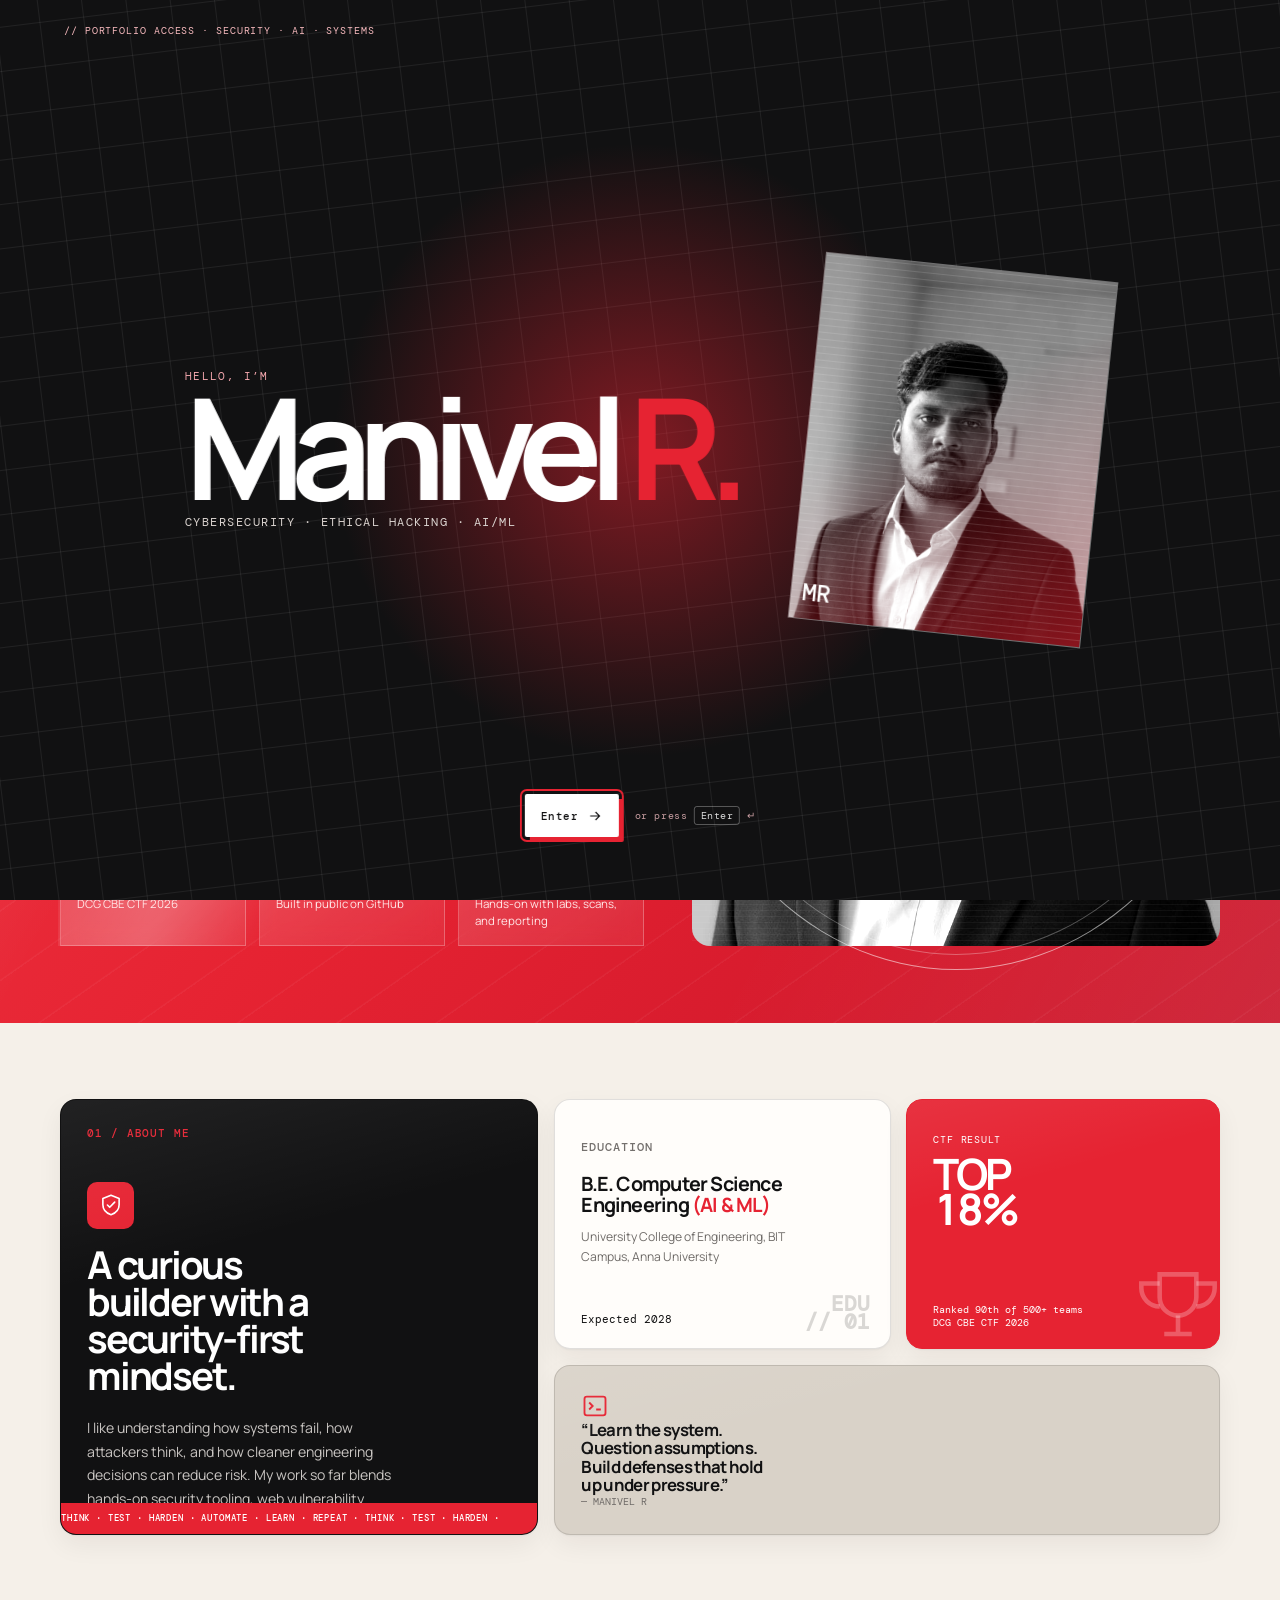
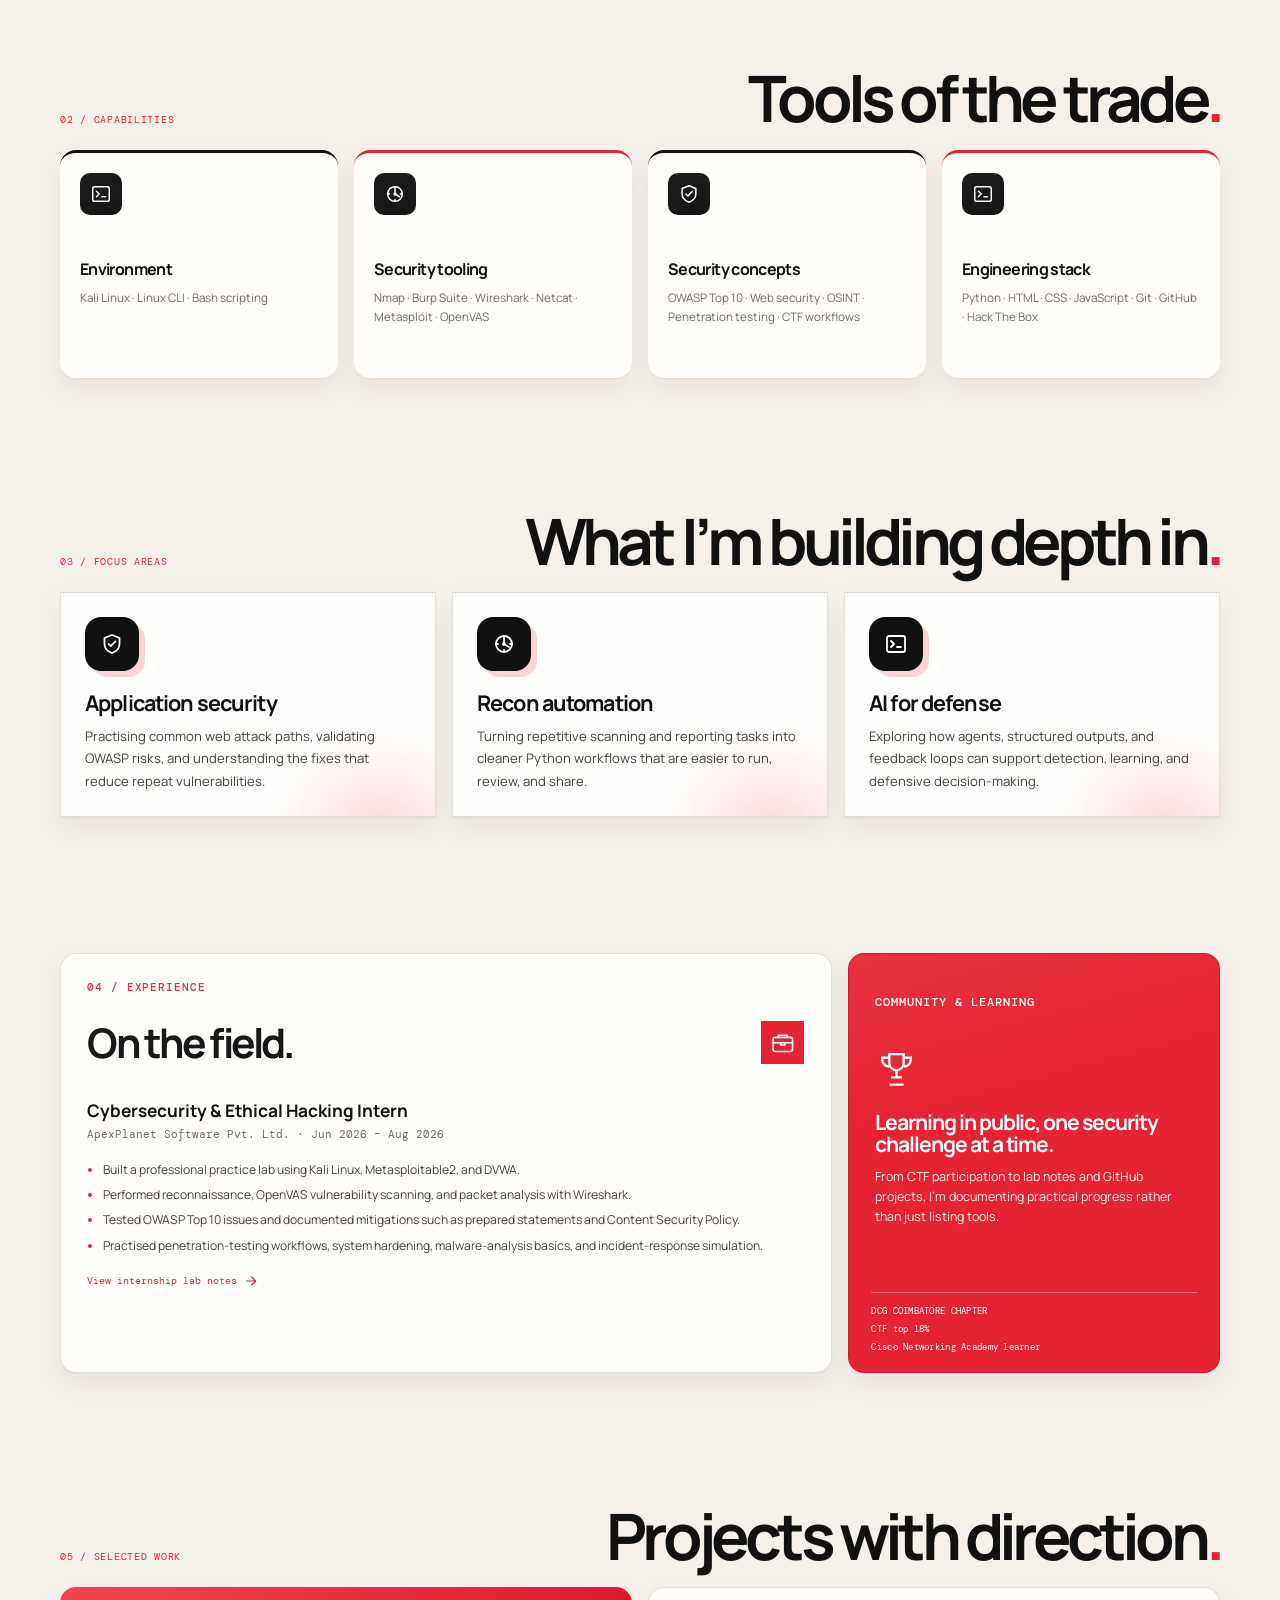
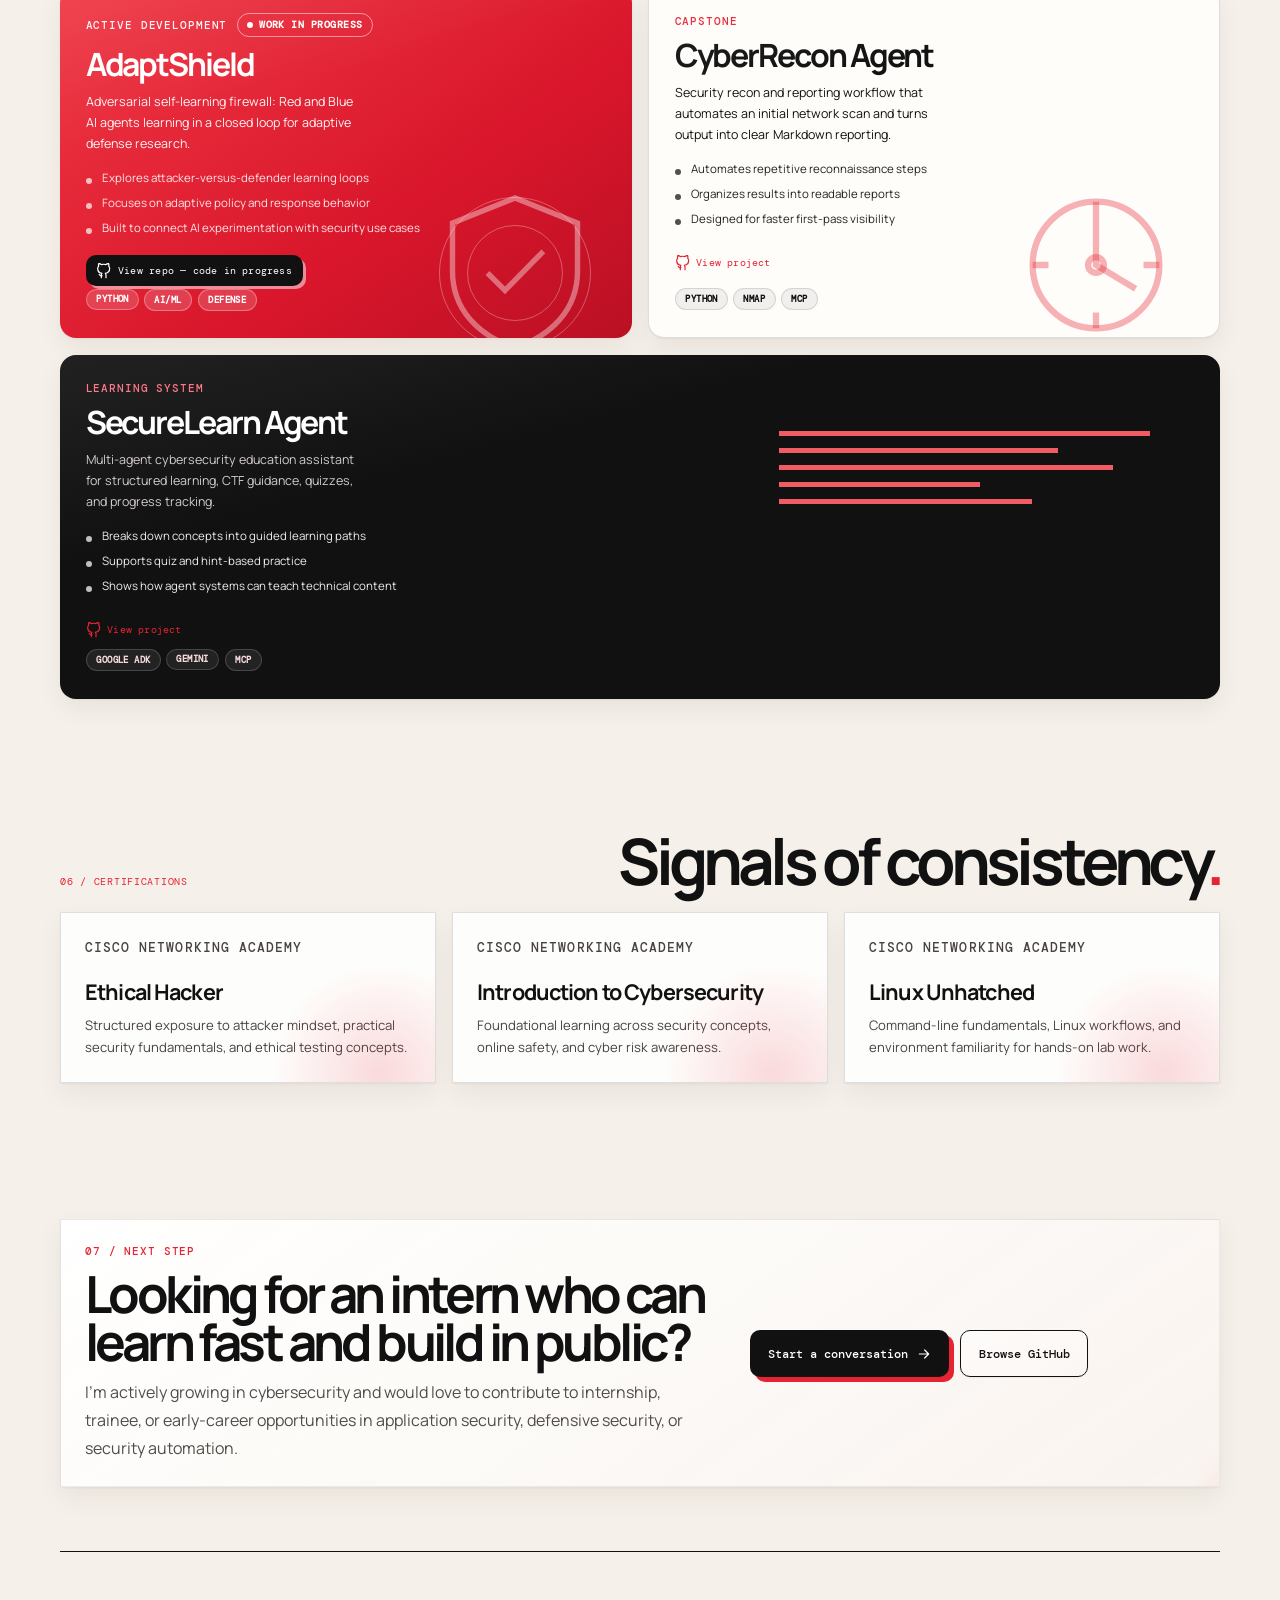
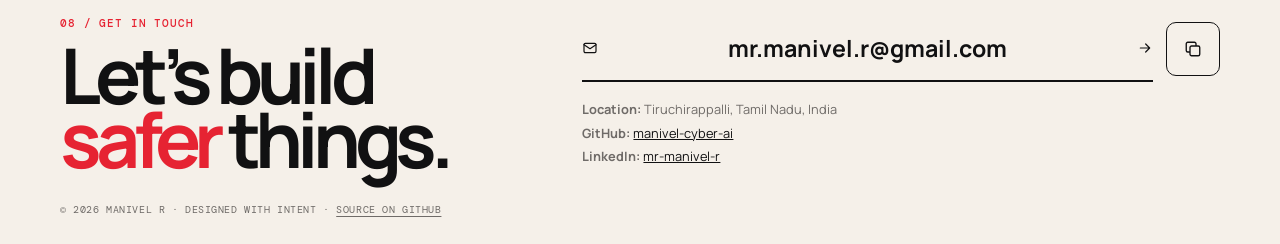
<file: index.html>
<!doctype html>
<html lang="en">
  <head>
    <meta charset="UTF-8" />
    <meta name="viewport" content="width=device-width, initial-scale=1.0" />
    <meta name="description" content="Manivel R — cybersecurity, ethical hacking, web security, and AI-assisted defense portfolio." />
    <meta name="keywords" content="Manivel R, cybersecurity, ethical hacking, application security, AI, CTF, portfolio" />
    <meta name="author" content="Manivel R" />
    <meta property="og:title" content="Manivel R | Cybersecurity Portfolio" />
    <meta property="og:description" content="Cybersecurity-focused AI & ML undergraduate portfolio with projects, internship work, and security learning in public." />
    <meta property="og:type" content="website" />
    <meta property="og:image" content="profile_pic.jpeg" />
    <meta name="theme-color" content="#e7212d" />
    <title>Manivel R | Cybersecurity Portfolio</title>
    <link rel="preconnect" href="https://fonts.googleapis.com" />
    <link rel="preconnect" href="https://fonts.gstatic.com" crossorigin />
    <link href="https://fonts.googleapis.com/css2?family=DM+Mono:wght@400;500&family=Manrope:wght@500;600;700;800&display=swap" rel="stylesheet" />
    <link rel="stylesheet" href="styles.css" />
    <script type="application/ld+json">
      {
        "@context": "https://schema.org",
        "@type": "Person",
        "name": "Manivel R",
        "jobTitle": "Cybersecurity Student",
        "description": "Computer Science (AI & ML) undergraduate focused on ethical hacking, web security, CTFs, and AI-assisted defensive security.",
        "email": "mailto:mr.manivel.r@gmail.com",
        "url": "https://manivel-cyber-ai.github.io/",
        "image": "https://manivel-cyber-ai.github.io/profile_pic.jpeg",
        "sameAs": [
          "https://github.com/manivel-cyber-ai",
          "https://linkedin.com/in/mr-manivel-r"
        ],
        "address": {
          "@type": "PostalAddress",
          "addressLocality": "Tiruchirappalli",
          "addressRegion": "Tamil Nadu",
          "addressCountry": "IN"
        }
      }
    </script>
  </head>
  <body>
    <a class="skip-link" href="#main-content">Skip to content</a>

    <svg class="icon-sprite" aria-hidden="true">
      <symbol id="shield" viewBox="0 0 24 24"><path d="M12 3 4.5 6v5.8c0 4.6 3.1 7.7 7.5 9.2 4.4-1.5 7.5-4.6 7.5-9.2V6L12 3Z"/><path d="m8.7 12 2.1 2.1 4.6-4.7"/></symbol>
      <symbol id="terminal" viewBox="0 0 24 24"><rect x="3" y="4" width="18" height="16" rx="2"/><path d="m7 9 3 3-3 3M13 15h4"/></symbol>
      <symbol id="radar" viewBox="0 0 24 24"><circle cx="12" cy="12" r="8"/><path d="M12 4v8l5 3M4 12h2M18 12h2M12 20v-2"/><circle cx="12" cy="12" r="1"/></symbol>
      <symbol id="trophy" viewBox="0 0 24 24"><path d="M8 4h8v5a4 4 0 0 1-8 0V4Z"/><path d="M8 6H4v1a4 4 0 0 0 4 4M16 6h4v1a4 4 0 0 1-4 4M12 13v4M8 21h8M9 17h6"/></symbol>
      <symbol id="briefcase" viewBox="0 0 24 24"><rect x="3" y="7" width="18" height="13" rx="2"/><path d="M8 7V5h8v2M3 12h18M10 12v2h4v-2"/></symbol>
      <symbol id="github" viewBox="0 0 24 24"><path d="M15 22v-3.9c.04-1-.3-1.96-.96-2.7 3.14-.35 6.43-1.54 6.43-6.97a5.46 5.46 0 0 0-1.45-3.8 5.1 5.1 0 0 0-.14-3.75s-1.18-.38-3.87 1.45a13.4 13.4 0 0 0-7 0C5.32.5 4.14.88 4.14.88A5.1 5.1 0 0 0 4 4.63a5.46 5.46 0 0 0-1.45 3.8c0 5.42 3.28 6.62 6.4 6.98a3.6 3.6 0 0 0-.95 2.78V22"/><path d="M9 19c-3 .92-3-1.5-4.2-1.8"/></symbol>
      <symbol id="linkedin" viewBox="0 0 24 24"><rect x="4" y="4" width="16" height="16" rx="2"/><path d="M8 11v5M8 8v.01M12 16v-5M12 13.3a2.3 2.3 0 0 1 4.6 0V16"/></symbol>
      <symbol id="arrow" viewBox="0 0 24 24"><path d="M5 12h13M13 6l6 6-6 6"/></symbol>
      <symbol id="mail" viewBox="0 0 24 24"><rect x="3" y="5" width="18" height="14" rx="2"/><path d="m3 7 9 6 9-6"/></symbol>
      <symbol id="copy" viewBox="0 0 24 24"><rect x="8" y="8" width="13" height="13" rx="2"/><path d="M16 8V5a2 2 0 0 0-2-2H5a2 2 0 0 0-2 2v9a2 2 0 0 0 2 2h3"/></symbol>
      <symbol id="check" viewBox="0 0 24 24"><path d="m5 12 5 5 9-10"/></symbol>
      <symbol id="menu" viewBox="0 0 24 24"><path d="M4 7h16M4 12h16M4 17h16"/></symbol>
      <symbol id="close" viewBox="0 0 24 24"><path d="m6 6 12 12M18 6 6 18"/></symbol>
    </svg>

    <div class="scroll-progress" aria-hidden="true"></div>
    <div class="cursor-glow" aria-hidden="true"></div>
    <div class="noise" aria-hidden="true"></div>
    <div class="background" aria-hidden="true"><canvas class="network-canvas"></canvas><i class="orb orb-one"></i><i class="orb orb-two"></i><i class="orb orb-three"></i></div>

    <section class="intro-screen" aria-label="Portfolio introduction">
      <div class="intro-grid" aria-hidden="true"></div>
      <p class="intro-code">// PORTFOLIO ACCESS · SECURITY · AI · SYSTEMS</p>
      <div class="intro-copy">
        <p>HELLO, I’M</p>
        <h1>Manivel <em>R.</em></h1>
        <span>CYBERSECURITY · ETHICAL HACKING · AI/ML</span>
      </div>
      <div class="intro-portrait" aria-hidden="true"><img src="profile_pic.jpeg" alt="" /><i></i><b>MR</b></div>
      <div class="intro-actions"><button class="intro-enter" type="button">Enter <svg><use href="#arrow" /></svg></button><span class="intro-hint">or press <kbd>Enter</kbd> ↵</span></div>
    </section>

    <header class="nav-wrap">
      <nav class="nav" aria-label="Main navigation">
        <a class="brand" href="#top" aria-label="Go to homepage"><span class="brand-mark"><svg viewBox="0 0 40 40" aria-hidden="true" focusable="false"><rect width="40" height="40" rx="10" fill="#111112"/><path d="M9 11.5 20 7l11 4.5v7.8c0 6.5-4.4 11.1-11 13.7-6.6-2.6-11-7.2-11-13.7v-7.8Z" fill="#e62332"/><path d="m13.8 20.2 3.7 3.7 8.4-8.7" fill="none" stroke="#fff" stroke-linecap="round" stroke-linejoin="round" stroke-width="2"/><circle cx="30" cy="10" r="2" fill="#fff"/></svg></span> Manivel R</a>
        <div class="nav-links">
          <a href="#about">About</a>
          <a href="#skills">Skills</a>
          <a href="#experience">Experience</a>
          <a href="#projects">Projects</a>
          <a href="#contact">Contact</a>
        </div>
        <div class="nav-actions">
          <a class="nav-resume" href="Manivel_R_Portfolio_Resume.html" target="_blank" rel="noreferrer">Resume <svg><use href="#arrow" /></svg></a>
          <button class="nav-toggle" type="button" aria-label="Open menu" aria-expanded="false" aria-controls="mobile-menu">
            <svg class="icon-open"><use href="#menu" /></svg><svg class="icon-close"><use href="#close" /></svg>
          </button>
        </div>
      </nav>
      <div class="mobile-menu" id="mobile-menu">
        <a href="#about">About</a>
        <a href="#skills">Skills</a>
        <a href="#experience">Experience</a>
        <a href="#projects">Projects</a>
        <a href="#contact">Contact</a>
        <a class="mobile-resume" href="Manivel_R_Portfolio_Resume.html" target="_blank" rel="noreferrer">Resume <svg><use href="#arrow" /></svg></a>
      </div>
    </header>
    <div class="mobile-menu-scrim" aria-hidden="true"></div>

    <main id="top">
      <section class="hero-stage">
        <div class="hero-spotlight" aria-hidden="true"></div>
        <div class="hero page-width" id="main-content">
          <div class="hero-copy">
            <p class="eyebrow"><span></span> Cybersecurity portfolio · student builder · open to internships</p>
            <h1>I build practical <em>security</em><br />projects for modern systems<span class="blink">_</span></h1>
            <p class="hero-intro">Hi, I’m <strong>Manivel R</strong> — a Computer Science (AI &amp; ML) undergraduate from Tiruchirappalli focused on ethical hacking, application security, reconnaissance workflows, and AI-assisted defense.</p>
            <div class="hero-actions">
              <a class="button button-dark" href="#projects">See my work <svg><use href="#arrow" /></svg></a>
              <a class="button button-light" href="Manivel_R_Portfolio_Resume.html" target="_blank" rel="noreferrer">View resume</a>
              <a class="button button-light" href="mailto:mr.manivel.r@gmail.com">Email me</a>
            </div>
            <div class="social-row">
              <a href="https://github.com/manivel-cyber-ai" target="_blank" rel="noreferrer"><svg><use href="#github" /></svg> GitHub</a>
              <a href="https://linkedin.com/in/mr-manivel-r" target="_blank" rel="noreferrer"><svg><use href="#linkedin" /></svg> LinkedIn</a>
              <span>TRICHY, INDIA</span>
            </div>
            <ul class="hero-proof reveal" aria-label="Key highlights">
              <li><strong>Top 18%</strong><span>DCG CBE CTF 2026</span></li>
              <li><strong>3 security projects</strong><span>Built in public on GitHub</span></li>
              <li><strong>Internship ready</strong><span>Hands-on with labs, scans, and reporting</span></li>
            </ul>
          </div>
          <div class="hero-visual" aria-label="Portrait of Manivel R">
            <div class="hero-stamp">OPEN TO<br />INTERNSHIPS</div>
            <div class="portrait-frame"><img src="profile_pic.jpeg" alt="Portrait of Manivel R" width="360" height="430" fetchpriority="high" /><span class="portrait-scan"></span><span class="portrait-flash"></span><span class="portrait-ring" aria-hidden="true"></span></div>
            <div class="hero-orbit orbit-a"></div><div class="hero-orbit orbit-b"></div>
            <span class="portrait-label label-top">MANIVEL.R / APPSEC</span><span class="portrait-label label-side">ETHICAL HACKER</span>
            <p class="visual-tag">01 — DEFEND<br />02 — DETECT<br />03 — LEARN</p>
          </div>
        </div>
      </section>

      <section class="bento page-width" id="about">
        <article class="card intro-card reveal">
          <p class="card-kicker">01 / ABOUT ME</p>
          <div class="icon-box"><svg><use href="#shield" /></svg></div>
          <h2>A curious builder with a security-first mindset.</h2>
          <p>I like understanding how systems fail, how attackers think, and how cleaner engineering decisions can reduce risk. My work so far blends hands-on security tooling, web vulnerability practice, and Python-based automation.</p>
          <div class="marquee"><span>THINK · TEST · HARDEN · AUTOMATE · LEARN · REPEAT · THINK · TEST · HARDEN ·</span></div>
        </article>
        <article class="card education-card reveal">
          <p class="card-kicker">EDUCATION</p>
          <h3>B.E. Computer Science Engineering <em>(AI &amp; ML)</em></h3>
          <p>University College of Engineering, BIT Campus, Anna University</p>
          <strong>Expected 2028</strong>
          <div class="corner-mark">EDU<br />// 01</div>
        </article>
        <article class="card stat-card red reveal"><span>CTF RESULT</span><strong>TOP<br /><span class="counter" data-target="18">0</span>%</strong><p>Ranked 90th of 500+ teams<br />DCG CBE CTF 2026</p><svg class="giant-icon"><use href="#trophy" /></svg></article>
        <article class="card quote-card reveal"><svg><use href="#terminal" /></svg><p>“Learn the system. Question assumptions. Build defenses that hold up under pressure.”</p><span>— MANIVEL R</span></article>
      </section>

      <section class="section-heading page-width" id="skills"><p>02 / CAPABILITIES</p><h2>Tools of the trade<span>.</span></h2></section>
      <section class="skill-grid page-width">
        <article class="skill-card reveal"><div class="skill-icon"><svg><use href="#terminal" /></svg></div><h3>Environment</h3><p>Kali Linux · Linux CLI · Bash scripting</p></article>
        <article class="skill-card reveal"><div class="skill-icon"><svg><use href="#radar" /></svg></div><h3>Security tooling</h3><p>Nmap · Burp Suite · Wireshark · Netcat · Metasploit · OpenVAS</p></article>
        <article class="skill-card reveal"><div class="skill-icon"><svg><use href="#shield" /></svg></div><h3>Security concepts</h3><p>OWASP Top 10 · Web security · OSINT · Penetration testing · CTF workflows</p></article>
        <article class="skill-card reveal"><div class="skill-icon"><svg><use href="#terminal" /></svg></div><h3>Engineering stack</h3><p>Python · HTML · CSS · JavaScript · Git · GitHub · Hack The Box</p></article>
      </section>

      <section class="section-heading page-width"><p>03 / FOCUS AREAS</p><h2>What I’m building depth in<span>.</span></h2></section>
      <section class="focus-grid page-width">
        <article class="focus-card reveal">
          <div class="focus-icon"><svg><use href="#shield" /></svg></div>
          <h3>Application security</h3>
          <p>Practising common web attack paths, validating OWASP risks, and understanding the fixes that reduce repeat vulnerabilities.</p>
        </article>
        <article class="focus-card reveal">
          <div class="focus-icon"><svg><use href="#radar" /></svg></div>
          <h3>Recon automation</h3>
          <p>Turning repetitive scanning and reporting tasks into cleaner Python workflows that are easier to run, review, and share.</p>
        </article>
        <article class="focus-card reveal">
          <div class="focus-icon"><svg><use href="#terminal" /></svg></div>
          <h3>AI for defense</h3>
          <p>Exploring how agents, structured outputs, and feedback loops can support detection, learning, and defensive decision-making.</p>
        </article>
      </section>

      <section class="bento bento-lower page-width">
        <article class="card experience-card reveal" id="experience">
          <p class="card-kicker">04 / EXPERIENCE</p>
          <div class="title-row"><h2>On the field.</h2><svg><use href="#briefcase" /></svg></div>
          <h3>Cybersecurity &amp; Ethical Hacking Intern</h3>
          <p class="meta">ApexPlanet Software Pvt. Ltd. · Jun 2026 – Aug 2026</p>
          <ul>
            <li>Built a professional practice lab using Kali Linux, Metasploitable2, and DVWA.</li>
            <li>Performed reconnaissance, OpenVAS vulnerability scanning, and packet analysis with Wireshark.</li>
            <li>Tested OWASP Top 10 issues and documented mitigations such as prepared statements and Content Security Policy.</li>
            <li>Practised penetration-testing workflows, system hardening, malware-analysis basics, and incident-response simulation.</li>
          </ul>
          <a class="experience-link" href="https://github.com/manivel-cyber-ai/apexplanet-cybersecurity-internship" target="_blank" rel="noreferrer">View internship lab notes <svg><use href="#arrow" /></svg></a>
        </article>
        <article class="card community-card reveal">
          <p class="card-kicker">COMMUNITY &amp; LEARNING</p>
          <svg><use href="#trophy" /></svg>
          <h3>Learning in public, one security challenge at a time.</h3>
          <p>From CTF participation to lab notes and GitHub projects, I’m documenting practical progress rather than just listing tools.</p>
          <div class="cert-lines"><span>DCG COIMBATORE CHAPTER</span><b>CTF top 18%</b><b>Cisco Networking Academy learner</b></div>
        </article>
      </section>

      <section class="section-heading page-width" id="projects"><p>05 / SELECTED WORK</p><h2>Projects with direction<span>.</span></h2></section>
      <section class="projects page-width">
        <article class="project-card project-red reveal">
          <div>
            <div class="kicker-row"><p class="card-kicker">ACTIVE DEVELOPMENT</p><span class="status-pill"><i></i>Work in progress</span></div>
            <h3>AdaptShield</h3>
            <p>Adversarial self-learning firewall: Red and Blue AI agents learning in a closed loop for adaptive defense research.</p>
            <ul class="project-points">
              <li>Explores attacker-versus-defender learning loops</li>
              <li>Focuses on adaptive policy and response behavior</li>
              <li>Built to connect AI experimentation with security use cases</li>
            </ul>
            <a class="repo-link" href="https://github.com/manivel-cyber-ai/AdaptShield" target="_blank" rel="noreferrer"><svg><use href="#github" /></svg>View repo — code in progress</a>
          </div>
          <div class="project-art shield-art"><svg><use href="#shield" /></svg><i></i><i></i></div>
          <span class="project-stack"><span class="tech-chip">PYTHON</span><span class="tech-chip">AI/ML</span><span class="tech-chip">DEFENSE</span></span>
        </article>

        <article class="project-card project-light reveal">
          <div>
            <p class="card-kicker">CAPSTONE</p>
            <h3>CyberRecon Agent</h3>
            <p>Security recon and reporting workflow that automates an initial network scan and turns output into clear Markdown reporting.</p>
            <ul class="project-points">
              <li>Automates repetitive reconnaissance steps</li>
              <li>Organizes results into readable reports</li>
              <li>Designed for faster first-pass visibility</li>
            </ul>
            <a class="repo-link" href="https://github.com/manivel-cyber-ai/cyberrecon-agent" target="_blank" rel="noreferrer"><svg><use href="#github" /></svg>View project</a>
          </div>
          <div class="project-art radar-art"><svg><use href="#radar" /></svg></div>
          <span class="project-stack"><span class="tech-chip">PYTHON</span><span class="tech-chip">NMAP</span><span class="tech-chip">MCP</span></span>
        </article>

        <article class="project-card project-dark reveal">
          <div>
            <p class="card-kicker">LEARNING SYSTEM</p>
            <h3>SecureLearn Agent</h3>
            <p>Multi-agent cybersecurity education assistant for structured learning, CTF guidance, quizzes, and progress tracking.</p>
            <ul class="project-points">
              <li>Breaks down concepts into guided learning paths</li>
              <li>Supports quiz and hint-based practice</li>
              <li>Shows how agent systems can teach technical content</li>
            </ul>
            <a class="repo-link" href="https://github.com/manivel-cyber-ai/SecureLearnAgent" target="_blank" rel="noreferrer"><svg><use href="#github" /></svg>View project</a>
          </div>
          <div class="code-lines" aria-hidden="true"><i></i><i></i><i></i><i></i><i></i></div>
          <span class="project-stack"><span class="tech-chip">GOOGLE ADK</span><span class="tech-chip">GEMINI</span><span class="tech-chip">MCP</span></span>
        </article>
      </section>

      <section class="section-heading page-width"><p>06 / CERTIFICATIONS</p><h2>Signals of consistency<span>.</span></h2></section>
      <section class="cert-grid page-width">
        <article class="cert-card reveal">
          <p class="card-kicker">CISCO NETWORKING ACADEMY</p>
          <h3>Ethical Hacker</h3>
          <p>Structured exposure to attacker mindset, practical security fundamentals, and ethical testing concepts.</p>
        </article>
        <article class="cert-card reveal">
          <p class="card-kicker">CISCO NETWORKING ACADEMY</p>
          <h3>Introduction to Cybersecurity</h3>
          <p>Foundational learning across security concepts, online safety, and cyber risk awareness.</p>
        </article>
        <article class="cert-card reveal">
          <p class="card-kicker">CISCO NETWORKING ACADEMY</p>
          <h3>Linux Unhatched</h3>
          <p>Command-line fundamentals, Linux workflows, and environment familiarity for hands-on lab work.</p>
        </article>
      </section>

      <section class="cta-band page-width reveal" aria-labelledby="cta-title">
        <div>
          <p class="card-kicker">07 / NEXT STEP</p>
          <h2 id="cta-title">Looking for an intern who can learn fast and build in public?</h2>
          <p>I’m actively growing in cybersecurity and would love to contribute to internship, trainee, or early-career opportunities in application security, defensive security, or security automation.</p>
        </div>
        <div class="cta-actions">
          <a class="button button-dark" href="mailto:mr.manivel.r@gmail.com">Start a conversation <svg><use href="#arrow" /></svg></a>
          <a class="button button-light" href="https://github.com/manivel-cyber-ai" target="_blank" rel="noreferrer">Browse GitHub</a>
        </div>
      </section>

      <footer class="footer page-width" id="contact">
        <div>
          <p class="card-kicker">08 / GET IN TOUCH</p>
          <h2>Let’s build<br /><em>safer</em> things.</h2>
        </div>
        <div>
          <div class="contact-row">
            <a class="contact-email" href="mailto:mr.manivel.r@gmail.com"><svg><use href="#mail" /></svg><span>mr.manivel.r@gmail.com</span><svg><use href="#arrow" /></svg></a>
            <button class="copy-email-btn" type="button" data-email="mr.manivel.r@gmail.com" aria-label="Copy email address"><svg class="icon-copy"><use href="#copy" /></svg><svg class="icon-check"><use href="#check" /></svg></button>
          </div>
          <div class="footer-meta reveal">
            <p><strong>Location:</strong> Tiruchirappalli, Tamil Nadu, India</p>
            <p><strong>GitHub:</strong> <a href="https://github.com/manivel-cyber-ai" target="_blank" rel="noreferrer">manivel-cyber-ai</a></p>
            <p><strong>LinkedIn:</strong> <a href="https://linkedin.com/in/mr-manivel-r" target="_blank" rel="noreferrer">mr-manivel-r</a></p>
          </div>
        </div>
        <p class="footer-note">© <span data-year></span> MANIVEL R · DESIGNED WITH INTENT · <a href="https://github.com/manivel-cyber-ai/manivel-cyber-ai.github.io" target="_blank" rel="noreferrer">SOURCE ON GITHUB</a></p>
      </footer>
    </main>

    <div class="toast" role="status" aria-live="polite"></div>
    <script src="script.js"></script>
  </body>
</html>
</file>
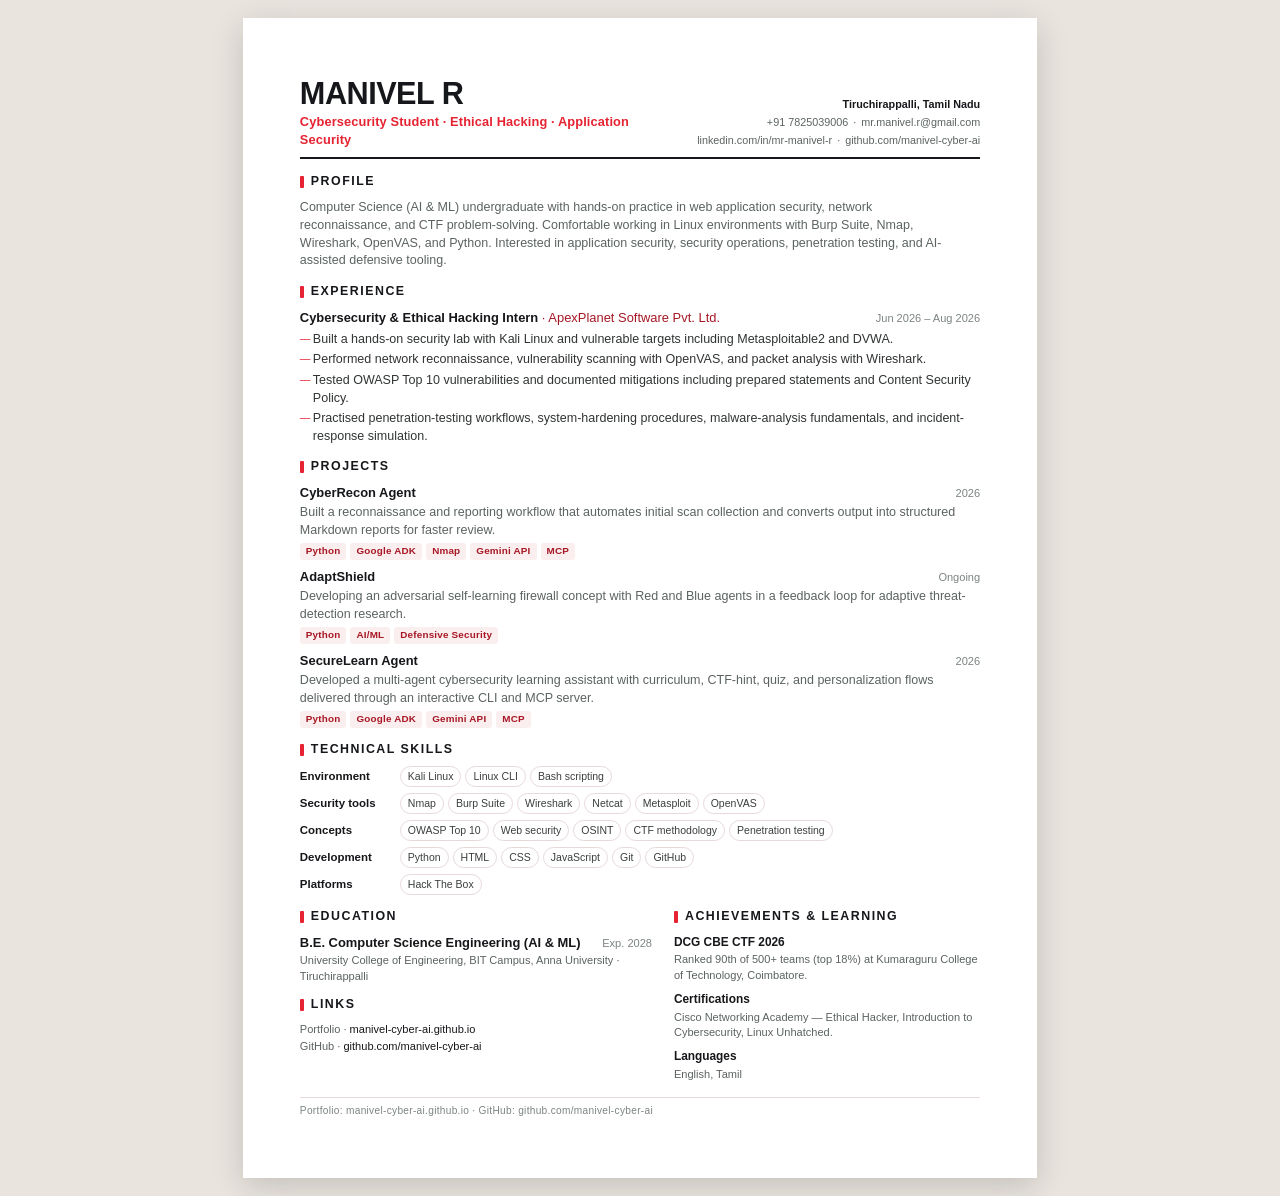
<file: Manivel_R_Portfolio_Resume.html>
<!doctype html>
<html lang="en">
  <head>
    <meta charset="utf-8" />
    <meta name="viewport" content="width=device-width, initial-scale=1" />
    <title>Manivel R — Resume</title>
    <style>
      @page { size: A4; margin: 12mm 15mm; }
      * { box-sizing: border-box; }
      :root {
        --ink: #16171a;
        --red: #e62332;
        --red-dark: #a71724;
        --grey: #5b6360;
        --grey-light: #7c8481;
        --line: #e7d9da;
        --tag-bg: #fbeeef;
      }
      body { margin: 0; color: var(--ink); font-family: "Segoe UI", Arial, Helvetica, sans-serif; font-size: 9.4pt; line-height: 1.42; -webkit-print-color-adjust: exact; print-color-adjust: exact; background: #e9e4de; }
      .sheet { box-sizing: border-box; max-width: 210mm; min-height: 297mm; margin: 18px auto; padding: 16mm 15mm; background: #fff; box-shadow: 0 8px 30px rgba(0,0,0,.16); }
      @media print {
        body { background: none; }
        .sheet { max-width: none; min-height: 0; margin: 0; padding: 0; box-shadow: none; }
      }
      @media (max-width: 780px) {
        .sheet { margin: 0; padding: 8mm 5mm; box-shadow: none; }
        .contact { text-align: left; }
        .contact div { justify-content: flex-start; }
        header { flex-direction: column; align-items: flex-start; gap: 4px; }
        .two-col { grid-template-columns: 1fr; gap: 14px; }
      }
      p { margin: 0; }
      a { color: inherit; text-decoration: none; }

      header { display: flex; justify-content: space-between; align-items: flex-end; gap: 14px; border-bottom: 2.5px solid var(--ink); padding-bottom: 8px; margin-bottom: 14px; }
      .name-block h1 { margin: 0; font-size: 23pt; font-weight: 800; letter-spacing: -.5px; line-height: 1; }
      .name-block .headline { margin-top: 4px; color: var(--red); font-size: 9.6pt; font-weight: 700; letter-spacing: .01em; }
      .contact { text-align: right; font-size: 8.1pt; color: var(--grey); line-height: 1.65; white-space: nowrap; }
      .contact div { display: flex; justify-content: flex-end; gap: 5px; }
      .contact b { color: var(--ink); font-weight: 600; }

      section { margin-top: 13px; }
      h2 { display: flex; align-items: center; gap: 7px; margin: 0 0 8px; color: var(--ink); font-size: 9.3pt; font-weight: 800; letter-spacing: .12em; text-transform: uppercase; }
      h2::before { content: ""; width: 4px; height: 12px; background: var(--red); border-radius: 1px; flex: none; }

      .summary { color: var(--grey); max-width: 98%; }
      .item + .item { margin-top: 8px; }
      .title-line { display: flex; justify-content: space-between; align-items: baseline; gap: 10px; }
      .title-line .role { font-weight: 700; font-size: 9.7pt; }
      .title-line .org { font-weight: 500; color: var(--red-dark); }
      .date { flex: none; white-space: nowrap; color: var(--grey-light); font-size: 8.3pt; font-variant-numeric: tabular-nums; }

      ul { margin: 4px 0 0; padding: 0; list-style: none; }
      li { position: relative; margin: 2.5px 0; padding-left: 13px; color: #303433; }
      li::before { content: "—"; position: absolute; left: 0; color: var(--red); font-size: 8pt; }

      .project-detail { margin-top: 2px; color: var(--grey); }
      .stack { margin-top: 3px; display: flex; flex-wrap: wrap; gap: 4px; }
      .stack span { padding: 1.5px 6px; background: var(--tag-bg); color: var(--red-dark); border-radius: 3px; font-size: 7.4pt; font-weight: 600; letter-spacing: .02em; }

      .skill-row { display: flex; gap: 8px; margin-top: 6px; }
      .skill-row:first-child { margin-top: 0; }
      .skill-label { flex: none; width: 92px; font-weight: 700; color: var(--ink); font-size: 8.6pt; padding-top: 2px; }
      .skill-tags { display: flex; flex-wrap: wrap; gap: 4px; align-content: flex-start; }
      .skill-tags span { padding: 2px 7px; border: 1px solid var(--line); border-radius: 99px; font-size: 7.9pt; color: #3a3f3d; }

      .two-col { display: grid; grid-template-columns: 1.15fr 1fr; gap: 22px; align-items: start; }
      .two-col .item { margin-top: 7px; }
      .two-col .item:first-child { margin-top: 0; }
      .meta { display: block; margin-top: 1px; color: var(--grey); font-size: 8.3pt; }
      .label { font-weight: 700; font-size: 8.9pt; }
      .links { color: var(--grey); }
      .links a { color: var(--ink); }

      .foot { margin-top: 14px; padding-top: 6px; border-top: 1px solid var(--line); color: var(--grey-light); font-size: 7.6pt; letter-spacing: .03em; }
    </style>
  </head>
  <body>
    <div class="sheet">
      <header>
        <div class="name-block">
          <h1>MANIVEL R</h1>
          <div class="headline">Cybersecurity Student · Ethical Hacking · Application Security</div>
        </div>
        <div class="contact">
          <div><b>Tiruchirappalli, Tamil Nadu</b></div>
          <div><a href="tel:+917825039006">+91 7825039006</a> · <a href="mailto:mr.manivel.r@gmail.com">mr.manivel.r@gmail.com</a></div>
          <div><a href="https://linkedin.com/in/mr-manivel-r">linkedin.com/in/mr-manivel-r</a> · <a href="https://github.com/manivel-cyber-ai">github.com/manivel-cyber-ai</a></div>
        </div>
      </header>

      <section>
        <h2>Profile</h2>
        <p class="summary">Computer Science (AI &amp; ML) undergraduate with hands-on practice in web application security, network reconnaissance, and CTF problem-solving. Comfortable working in Linux environments with Burp Suite, Nmap, Wireshark, OpenVAS, and Python. Interested in application security, security operations, penetration testing, and AI-assisted defensive tooling.</p>
      </section>

      <section>
        <h2>Experience</h2>
        <div class="item">
          <div class="title-line">
            <span class="role">Cybersecurity &amp; Ethical Hacking Intern <span class="org">· ApexPlanet Software Pvt. Ltd.</span></span>
            <span class="date">Jun 2026 – Aug 2026</span>
          </div>
          <ul>
            <li>Built a hands-on security lab with Kali Linux and vulnerable targets including Metasploitable2 and DVWA.</li>
            <li>Performed network reconnaissance, vulnerability scanning with OpenVAS, and packet analysis with Wireshark.</li>
            <li>Tested OWASP Top 10 vulnerabilities and documented mitigations including prepared statements and Content Security Policy.</li>
            <li>Practised penetration-testing workflows, system-hardening procedures, malware-analysis fundamentals, and incident-response simulation.</li>
          </ul>
        </div>
      </section>

      <section>
        <h2>Projects</h2>
        <div class="item">
          <div class="title-line"><span class="role">CyberRecon Agent</span><span class="date">2026</span></div>
          <p class="project-detail">Built a reconnaissance and reporting workflow that automates initial scan collection and converts output into structured Markdown reports for faster review.</p>
          <div class="stack"><span>Python</span><span>Google ADK</span><span>Nmap</span><span>Gemini API</span><span>MCP</span></div>
        </div>
        <div class="item">
          <div class="title-line"><span class="role">AdaptShield</span><span class="date">Ongoing</span></div>
          <p class="project-detail">Developing an adversarial self-learning firewall concept with Red and Blue agents in a feedback loop for adaptive threat-detection research.</p>
          <div class="stack"><span>Python</span><span>AI/ML</span><span>Defensive Security</span></div>
        </div>
        <div class="item">
          <div class="title-line"><span class="role">SecureLearn Agent</span><span class="date">2026</span></div>
          <p class="project-detail">Developed a multi-agent cybersecurity learning assistant with curriculum, CTF-hint, quiz, and personalization flows delivered through an interactive CLI and MCP server.</p>
          <div class="stack"><span>Python</span><span>Google ADK</span><span>Gemini API</span><span>MCP</span></div>
        </div>
      </section>

      <section>
        <h2>Technical Skills</h2>
        <div class="skill-row"><span class="skill-label">Environment</span><div class="skill-tags"><span>Kali Linux</span><span>Linux CLI</span><span>Bash scripting</span></div></div>
        <div class="skill-row"><span class="skill-label">Security tools</span><div class="skill-tags"><span>Nmap</span><span>Burp Suite</span><span>Wireshark</span><span>Netcat</span><span>Metasploit</span><span>OpenVAS</span></div></div>
        <div class="skill-row"><span class="skill-label">Concepts</span><div class="skill-tags"><span>OWASP Top 10</span><span>Web security</span><span>OSINT</span><span>CTF methodology</span><span>Penetration testing</span></div></div>
        <div class="skill-row"><span class="skill-label">Development</span><div class="skill-tags"><span>Python</span><span>HTML</span><span>CSS</span><span>JavaScript</span><span>Git</span><span>GitHub</span></div></div>
        <div class="skill-row"><span class="skill-label">Platforms</span><div class="skill-tags"><span>Hack The Box</span></div></div>
      </section>

      <section class="two-col">
        <div>
          <h2>Education</h2>
          <div class="item">
            <div class="title-line"><span class="role">B.E. Computer Science Engineering (AI &amp; ML)</span><span class="date">Exp. 2028</span></div>
            <span class="meta">University College of Engineering, BIT Campus, Anna University · Tiruchirappalli</span>
          </div>

          <h2 style="margin-top:12px;">Links</h2>
          <div class="item links">
            <span class="meta">Portfolio · <a href="https://manivel-cyber-ai.github.io/">manivel-cyber-ai.github.io</a></span>
            <span class="meta">GitHub · <a href="https://github.com/manivel-cyber-ai">github.com/manivel-cyber-ai</a></span>
          </div>
        </div>
        <div>
          <h2>Achievements &amp; Learning</h2>
          <div class="item"><span class="label">DCG CBE CTF 2026</span><span class="meta">Ranked 90th of 500+ teams (top 18%) at Kumaraguru College of Technology, Coimbatore.</span></div>
          <div class="item"><span class="label">Certifications</span><span class="meta">Cisco Networking Academy — Ethical Hacker, Introduction to Cybersecurity, Linux Unhatched.</span></div>
          <div class="item"><span class="label">Languages</span><span class="meta">English, Tamil</span></div>
        </div>
      </section>

      <div class="foot">Portfolio: manivel-cyber-ai.github.io · GitHub: github.com/manivel-cyber-ai</div>
    </div>
  </body>
</html>
</file>
<file: styles.css>
:root{--red:#e62332;--red-dark:#b91324;--ink:#111112;--cream:#f5f0e9;--paper:#fffdfa;--grey:#6f6b68;--line:rgba(17,17,18,.13);--mono:"DM Mono",monospace;--sans:Manrope,Arial,sans-serif}

*{box-sizing:border-box}

html{scroll-behavior:smooth}

body{margin:0;color:var(--ink);background:var(--cream);font-family:var(--sans);overflow-x:hidden}

.icon-sprite{position:absolute;width:0;height:0;overflow:hidden}

.background{position:fixed;inset:0;z-index:-3;overflow:hidden;background:radial-gradient(circle at 85% 8%,rgba(230,35,50,.11),transparent 28rem),var(--cream)}

.network-canvas{position:absolute;inset:0;width:100%;height:100%;opacity:.43}

.noise{position:fixed;inset:0;z-index:20;pointer-events:none;opacity:.055;background-image:url("data:image/svg+xml,%3Csvg viewBox='0 0 200 200' xmlns='http://www.w3.org/2000/svg'%3E%3Cfilter id='n'%3E%3CfeTurbulence type='fractalNoise' baseFrequency='.85' numOctaves='3' stitchTiles='stitch'/%3E%3C/filter%3E%3Crect width='100%25' height='100%25' filter='url(%23n)' opacity='.7'/%3E%3C/svg%3E")}

.orb{position:absolute;border-radius:50%;filter:blur(50px);opacity:.24;animation:drift 12s ease-in-out infinite alternate}

.orb-one{width:20rem;height:20rem;right:-6rem;top:24%;background:#ff6973}

.orb-two{width:18rem;height:18rem;left:-9rem;bottom:5%;background:#ffb4a8;animation-delay:-7s}

@keyframes drift{to{transform:translate(4rem,-3rem) scale(1.15)}

}

.scroll-progress{position:fixed;z-index:100;top:0;left:0;width:var(--scroll,0%);height:4px;background:var(--red);box-shadow:0 0 14px var(--red)}

.cursor-glow{position:fixed;z-index:-1;width:28rem;height:28rem;border-radius:50%;pointer-events:none;background:radial-gradient(circle,rgba(230,35,50,.12),transparent 65%);transform:translate(-50%,-50%);opacity:0;transition:opacity .25s}

.cursor-glow.active{opacity:1}

.page-width{width:min(1160px,calc(100% - 2.4rem));margin-inline:auto}

.nav-wrap{position:sticky;top:0;z-index:10;background:linear-gradient(115deg,rgba(255,255,255,.84),rgba(245,240,233,.76));backdrop-filter:blur(18px) saturate(145%);border-bottom:1px solid rgba(255,255,255,.7);box-shadow:0 10px 28px rgba(78,46,46,.07)}

.nav{width:min(1160px,calc(100% - 2.4rem));height:76px;margin:auto;display:flex;align-items:center;justify-content:space-between;gap:1rem}

.brand{display:flex;align-items:center;gap:.68rem;color:var(--ink);font-size:.86rem;font-weight:800;letter-spacing:.03em;text-decoration:none;text-transform:uppercase}

.brand-mark{display:grid;place-items:center;flex:0 0 38px;width:38px;height:38px;line-height:0;transition:filter .25s ease,transform .25s ease}

.brand-mark svg{display:block;width:100%;height:100%;overflow:visible}

.brand:hover .brand-mark{filter:drop-shadow(0 6px 8px rgba(230,35,50,.25));transform:translateY(-1px)}

.nav-links{display:flex;gap:1.65rem}


.nav-links a{color:var(--grey);font:500 .71rem var(--mono);text-decoration:none;text-transform:uppercase;letter-spacing:.04em;transition:color .2s}

.nav-links a:hover,.nav-links a.active{color:var(--red)}

.nav-resume{display:flex;align-items:center;gap:.35rem;padding:.62rem .8rem;background:var(--ink);color:white;text-decoration:none;font:500 .69rem var(--mono)}

.nav-resume svg,.button svg,.project-card a svg,.contact-email svg,.experience-link svg{width:16px;height:16px;fill:none;stroke:currentColor;stroke-width:1.8;stroke-linecap:round;stroke-linejoin:round}

.hero{display:grid;grid-template-columns:1.05fr .95fr;min-height:650px;align-items:center;gap:3rem;padding:4.8rem 0}

.eyebrow,.card-kicker{margin:0;color:var(--red);font:500 .68rem var(--mono);letter-spacing:.08em;text-transform:uppercase}

.eyebrow{display:flex;align-items:center;gap:.5rem}

.eyebrow span{width:28px;height:1px;background:var(--red)}

h1,h2,h3,p{margin:0}

h1{max-width:680px;margin-top:1.15rem;font-size:clamp(3.5rem,7vw,6.7rem);line-height:.88;letter-spacing:-.078em}

h1 em,.footer em{color:var(--red);font-style:normal}

.blink{color:var(--red);font:400 .7em var(--mono);animation:blink .85s steps(2) infinite}

@keyframes blink{50%{opacity:0}

}

.hero-intro{max-width:51ch;margin-top:1.55rem;color:#484544;font-size:1rem;line-height:1.75}

.hero-intro strong{color:var(--ink)}

.hero-actions{display:flex;flex-wrap:wrap;gap:.7rem;margin-top:2rem}

.button{display:inline-flex;align-items:center;gap:.5rem;padding:.92rem 1.1rem;text-decoration:none;font:500 .73rem var(--mono);transition:transform .32s cubic-bezier(.16,1,.3,1),box-shadow .32s cubic-bezier(.16,1,.3,1),background .32s ease,color .32s ease}

.button:hover{transform:translateY(-4px)}

.button-dark{background:var(--ink);color:#fff;box-shadow:5px 5px 0 var(--red)}

.button-dark:hover{box-shadow:8px 8px 0 var(--red)}

.button-light{border:1px solid var(--ink);color:var(--ink)}

.social-row{display:flex;flex-wrap:wrap;align-items:center;gap:1.1rem;margin-top:2rem;color:var(--grey);font:.64rem var(--mono);letter-spacing:.03em}

.social-row a{display:flex;align-items:center;gap:.35rem;color:var(--ink);text-decoration:none}

.social-row a:hover{color:var(--red)}

.social-row svg{width:16px;height:16px;fill:none;stroke:currentColor;stroke-width:1.7}

.hero-visual{position:relative;justify-self:center;width:min(340px,100%);animation:hero-in 1s cubic-bezier(.16,1,.3,1) both .15s}

@keyframes hero-in{from{opacity:0;transform:translateY(35px) rotate(2deg)}

to{opacity:1;transform:none}

}

.portrait-frame{position:relative;overflow:hidden;background:var(--red);box-shadow:18px 18px 0 var(--ink)}

.portrait-frame img{display:block;width:100%;height:465px;object-fit:cover;object-position:center 15%;filter:grayscale(.18) contrast(1.08)}

.portrait-scan{position:absolute;inset:0;background:repeating-linear-gradient(0deg,transparent 0 5px,rgba(255,255,255,.1) 5px 6px);mix-blend-mode:soft-light;animation:scan 8s linear infinite}

@keyframes scan{to{transform:translateY(6px)}

}

.hero-stamp{position:absolute;z-index:2;top:-17px;right:-25px;display:grid;place-items:center;width:102px;height:102px;border-radius:50%;background:var(--red);color:white;text-align:center;font:500 .61rem/1.5 var(--mono);letter-spacing:.04em;animation:spin 16s linear infinite}

.hero-stamp::after{content:"";position:absolute;inset:7px;border:1px dashed rgba(255,255,255,.62);border-radius:50%}

@keyframes spin{to{transform:rotate(360deg)}

}

.hero-orbit{position:absolute;border:1px solid var(--red);border-radius:50%;pointer-events:none}

.orbit-a{width:28px;height:28px;left:-22px;bottom:20%;animation:orbit 6s linear infinite}

.orbit-b{width:10px;height:10px;right:-31px;bottom:8%;background:var(--ink);border:0;animation:orbit 4s linear infinite reverse}

@keyframes orbit{to{transform:rotate(360deg) translateX(10px) rotate(-360deg)}

}

.visual-tag{position:absolute;right:-93px;bottom:40px;color:var(--grey);font:.58rem/1.7 var(--mono);letter-spacing:.09em}

.bento{display:grid;grid-template-columns:1.25fr .88fr .82fr;grid-template-rows:250px 170px;gap:1rem;margin-bottom:8.5rem}

.card{position:relative;overflow:hidden;padding:1.65rem;background:var(--paper);border:1px solid var(--line);transition:transform .45s cubic-bezier(.16,1,.3,1),box-shadow .3s}

.card:hover{transform:translateY(-6px);box-shadow:0 20px 38px rgba(35,21,21,.1)}

.intro-card{grid-row:span 2;background:var(--ink);color:white}

.intro-card h2{max-width:9ch;margin-top:1.15rem;font-size:clamp(2rem,3vw,3rem);line-height:.96;letter-spacing:-.06em}

.intro-card>p:not(.card-kicker){max-width:34ch;margin-top:1.3rem;color:#c9c5c2;line-height:1.7;font-size:.88rem}

.icon-box{display:grid;place-items:center;width:47px;height:47px;margin-top:2.6rem;background:var(--red)}

.icon-box svg,.title-row>svg{width:26px;height:26px;fill:none;stroke:white;stroke-width:1.5;stroke-linecap:round;stroke-linejoin:round}

.marquee{position:absolute;left:0;bottom:0;width:100%;padding:.6rem 0;background:var(--red);overflow:hidden;white-space:nowrap}

.marquee span{display:block;color:white;font:500 .59rem var(--mono);letter-spacing:.09em;animation:marquee 14s linear infinite}

@keyframes marquee{to{transform:translateX(-33%)}

}

.education-card h3{max-width:16ch;margin-top:1rem;font-size:1.23rem;line-height:1.05;letter-spacing:-.04em}

.education-card h3 em{color:var(--red);font-style:normal}

.education-card p{max-width:30ch;margin-top:.75rem;color:var(--grey);font-size:.76rem;line-height:1.6}

.education-card strong{position:absolute;bottom:1.4rem;font:.67rem var(--mono)}

.corner-mark{position:absolute;right:1.2rem;bottom:1.1rem;color:rgba(17,17,18,.16);font:600 1.3rem/.86 var(--mono);text-align:right}

.stat-card{color:#fff}

.red{background:var(--red);border-color:var(--red)}

.stat-card>span{font:.61rem var(--mono);letter-spacing:.08em}

.stat-card>strong{display:block;margin-top:.55rem;font-size:2.7rem;line-height:.8;letter-spacing:-.07em}

.stat-card p{position:absolute;bottom:1.2rem;line-height:1.4;font:.64rem var(--mono)}

.giant-icon{position:absolute;right:-14px;bottom:-18px;width:110px;height:110px;fill:none;stroke:rgba(255,255,255,.25);stroke-width:1}

.quote-card{display:flex;flex-direction:column;justify-content:space-between;background:#d9d2c8}

.quote-card svg{width:28px;height:28px;fill:none;stroke:var(--red);stroke-width:1.6}

.quote-card p{max-width:18ch;font-size:1.05rem;font-weight:700;line-height:1.1;letter-spacing:-.04em}

.quote-card span{font:.6rem var(--mono);color:var(--grey)}

.section-heading{display:flex;justify-content:space-between;align-items:end;margin-bottom:1.5rem}

.section-heading p{color:var(--red);font:.65rem var(--mono);letter-spacing:.07em}

.section-heading h2{font-size:clamp(2.2rem,5vw,4.2rem);line-height:.85;letter-spacing:-.075em}

.section-heading h2 span{color:var(--red)}

.skill-grid{display:grid;grid-template-columns:repeat(4,1fr);gap:1rem;margin-bottom:8.5rem}

.skill-card{min-height:228px;padding:1.25rem;border-top:3px solid var(--ink);background:var(--paper);transition:transform .3s,background .3s,color .3s}

.skill-card:nth-child(even){border-color:var(--red)}

.skill-card:hover{color:#fff;background:var(--ink);transform:translateY(-8px)}

.skill-card:hover .skill-icon{background:var(--red)}

.skill-icon{display:grid;place-items:center;width:42px;height:42px;background:var(--ink);transition:background .3s}

.skill-icon svg{width:22px;height:22px;fill:none;stroke:#fff;stroke-width:1.6;stroke-linecap:round;stroke-linejoin:round}

.skill-card h3{margin-top:2.7rem;font-size:1rem;letter-spacing:-.04em}

.skill-card p{margin-top:.55rem;color:var(--grey);font-size:.73rem;line-height:1.65}

.skill-card:hover p{color:#dad5d0}

.bento-lower{grid-template-columns:1.45fr .7fr;grid-template-rows:420px;margin-bottom:8.5rem}

.experience-card{background:var(--paper)}

.title-row{display:flex;align-items:center;justify-content:space-between;margin-top:1.3rem}

.title-row h2{font-size:2.55rem;letter-spacing:-.07em}

.title-row>svg{padding:.55rem;box-sizing:content-box;background:var(--red)}

.experience-card h3{margin-top:1.8rem;font-size:1.08rem}

.meta{margin-top:.35rem!important;color:var(--grey)!important;font:.66rem var(--mono)!important}

.experience-card ul{display:grid;gap:.45rem;margin:1.25rem 0 0;padding-left:1rem;color:#454240;font-size:.76rem;line-height:1.5}

.experience-card li::marker{color:var(--red)}

.community-card{background:var(--red);color:#fff}

.community-card .card-kicker{color:#fff}

.community-card>svg{width:43px;height:43px;margin-top:2.1rem;fill:none;stroke:#fff;stroke-width:1.3}

.community-card h3{margin-top:1rem;font-size:1.32rem;line-height:1.03;letter-spacing:-.05em}

.community-card p{margin-top:.8rem;color:#fff0ee;font-size:.78rem;line-height:1.6}

.cert-lines{position:absolute;left:1.4rem;right:1.4rem;bottom:1.2rem;display:grid;gap:.38rem;padding-top:.75rem;border-top:1px solid rgba(255,255,255,.35)}

.cert-lines span,.cert-lines b{font:.58rem var(--mono);letter-spacing:.03em}

.projects{display:grid;grid-template-columns:1fr 1fr;gap:1rem;margin-bottom:8.5rem}

.project-card{position:relative;min-height:350px;overflow:hidden;padding:1.6rem;display:flex;flex-direction:column;justify-content:space-between;transition:transform .4s cubic-bezier(.16,1,.3,1)}

.project-card:hover{transform:translateY(-7px)}

.project-card h3{max-width:13ch;margin-top:.85rem;font-size:2rem;line-height:.92;letter-spacing:-.065em}

.kicker-row{display:flex;align-items:center;gap:.6rem;flex-wrap:wrap}

.status-pill{display:inline-flex;align-items:center;gap:.4rem;padding:.28rem .55rem;border:1px solid rgba(255,255,255,.5);border-radius:99px;font:600 .6rem var(--mono);letter-spacing:.05em;text-transform:uppercase;color:#fff}

.status-pill i{width:6px;height:6px;border-radius:50%;background:#fff;animation:logo-pulse 1.8s ease-in-out infinite}

@media(prefers-reduced-motion:reduce){.status-pill i{animation:none}}

.project-card p:not(.card-kicker){max-width:34ch;margin-top:.8rem;font-size:.78rem;line-height:1.65}

.project-red{background:var(--red);color:white}

.project-red .card-kicker,.project-red p{color:#fff5f5}

.project-red a{padding:.48rem .68rem;background:var(--ink);color:#fff;box-shadow:3px 3px 0 rgba(255,255,255,.5);font-weight:500}

.project-red a:hover{background:#fff;color:var(--ink);box-shadow:5px 5px 0 var(--ink)}

.project-dark a{color:#ff7180}

.project-light{background:var(--paper);border:1px solid var(--line)}

.project-dark{grid-column:span 2;min-height:250px;background:var(--ink);color:white}

.project-dark p{color:#d3cdca}

.project-dark .card-kicker{color:#ff7180}

.project-card a,.experience-link{display:inline-flex;align-items:center;gap:.35rem;margin-top:1.1rem;color:var(--red);font:.65rem var(--mono);text-decoration:none}

.project-card a:hover svg,.experience-link:hover svg{transform:translateX(4px)}

.project-card a svg,.experience-link svg{transition:transform .2s}

.project-stack{font:.6rem var(--mono);letter-spacing:.07em}

.project-art{position:absolute;pointer-events:none}

.shield-art{right:3%;bottom:-35px;width:200px;height:200px}

.shield-art svg{width:100%;height:100%;fill:none;stroke:rgba(255,255,255,.38);stroke-width:.65}

.shield-art i{position:absolute;inset:24px;border:1px solid rgba(255,255,255,.3);border-radius:50%;animation:pulse 3s infinite}

.shield-art i:last-child{inset:52px;animation-delay:-1.5s}

@keyframes pulse{50%{transform:scale(1.25);opacity:0}

}

.radar-art{right:5%;bottom:-23px;width:190px;height:190px}

.radar-art svg{width:100%;height:100%;fill:none;stroke:rgba(230,35,50,.35);stroke-width:.8;animation:spin 10s linear infinite}

.code-lines{position:absolute;right:6%;top:22%;display:grid;gap:12px;width:32%}

.code-lines i{display:block;height:5px;background:#f15b64;animation:code 2.8s ease-in-out infinite}

.code-lines i:nth-child(2){width:75%;animation-delay:-.8s}

.code-lines i:nth-child(3){width:90%;animation-delay:-1.3s}

.code-lines i:nth-child(4){width:54%;animation-delay:-.4s}

.code-lines i:nth-child(5){width:68%;animation-delay:-1.7s}

@keyframes code{50%{transform:scaleX(.4);transform-origin:left;opacity:.45}

}

.footer{display:grid;grid-template-columns:1fr 1.3fr;gap:2rem;padding:4rem 0 1.8rem;border-top:1px solid var(--ink)}

.footer h2{margin-top:.8rem;font-size:clamp(3rem,6vw,5.4rem);line-height:.83;letter-spacing:-.08em}

.contact-email{align-self:center;display:flex;align-items:center;justify-content:space-between;gap:.6rem;padding:1rem 0;border-bottom:2px solid var(--ink);color:var(--ink);text-decoration:none;font-size:clamp(.9rem,2vw,1.45rem);font-weight:700}

.contact-email:hover{color:var(--red);border-color:var(--red)}

.footer-note{grid-column:span 2;color:var(--grey);font:.6rem var(--mono);letter-spacing:.06em}

.footer-note a{color:var(--grey);text-decoration:underline;text-underline-offset:3px}

.footer-note a:hover{color:var(--red)}

.reveal{opacity:0;transform:translateY(35px);transition:opacity .85s cubic-bezier(.16,1,.3,1),transform .85s cubic-bezier(.16,1,.3,1)}

.reveal.visible{opacity:1;transform:none}

@media(max-width:900px){.hero{grid-template-columns:1fr;min-height:0;padding:3.8rem 0}

.hero-visual{grid-row:1}

.hero-stage .hero-visual{width:min(430px,100%)}

.hero-stage .portrait-frame{height:min(105vw,540px)}

.portrait-frame img{height:min(105vw,465px)}

.bento{grid-template-columns:1fr 1fr;grid-template-rows:auto}

.intro-card{grid-row:span 2;min-height:420px}

.quote-card{min-height:180px}

.skill-grid{grid-template-columns:repeat(2,1fr)}

.bento-lower{grid-template-columns:1fr;grid-template-rows:auto}

.experience-card{min-height:420px}

.community-card{min-height:360px}

.visual-tag{right:-52px}

.footer{grid-template-columns:1fr}

.footer-note{grid-column:auto}

}

@media(max-width:620px){.page-width,.nav{width:min(100% - 1.25rem,1160px)}

.nav{height:64px}

.nav-links{display:none}

.nav-resume{padding:.54rem .65rem}

.hero{gap:2rem;padding:2.8rem 0 4rem}

h1{font-size:clamp(3.35rem,17vw,5rem)}

.hero-stamp{right:-7px;top:-14px;width:82px;height:82px;font-size:.52rem}

.visual-tag{display:none}

.bento{grid-template-columns:1fr;margin-bottom:5rem}

.intro-card{grid-row:auto;min-height:390px}

.education-card,.stat-card,.quote-card{min-height:230px}

.skill-grid{grid-template-columns:1fr;margin-bottom:5rem}

.skill-card{min-height:175px}

.skill-card h3{margin-top:1.5rem}

.bento-lower{margin-bottom:5rem}

.experience-card{min-height:auto}

.projects{grid-template-columns:1fr;margin-bottom:5rem}

.project-dark{grid-column:auto}

.project-card{min-height:310px}

.footer{padding-top:3rem}

.social-row{gap:.8rem}

.cursor-glow{display:none}

}

@media(prefers-reduced-motion:reduce){html{scroll-behavior:auto}

*,*::before,*::after{animation-duration:.001ms!important;animation-iteration-count:1!important;transition-duration:.001ms!important}

.reveal{opacity:1;transform:none}

}


/* Opening sequence and portrait treatment */
body.intro-active{overflow:hidden}
.intro-screen{position:fixed;inset:0;z-index:90;display:grid;place-items:center;overflow:hidden;background:var(--ink);color:#fff;transition:clip-path .9s cubic-bezier(.77,0,.18,1),visibility .9s}
.intro-screen.is-leaving{clip-path:inset(0 0 100% 0);visibility:hidden}
.intro-grid{position:absolute;inset:-20%;background-image:linear-gradient(rgba(255,255,255,.07) 1px,transparent 1px),linear-gradient(90deg,rgba(255,255,255,.07) 1px,transparent 1px);background-size:44px 44px;transform:rotate(-7deg);animation:intro-grid 12s linear infinite}
.intro-grid::after{content:"";position:absolute;inset:0;background:radial-gradient(circle at 50% 50%,rgba(230,35,50,.53),transparent 28%)}
@keyframes intro-grid{to{background-position:44px 44px}
}
.intro-code{position:absolute;top:1.5rem;left:clamp(1rem,5vw,4rem);z-index:1;color:#f6b9bd;font:.63rem var(--mono);letter-spacing:.09em}
.intro-copy{position:relative;z-index:2;transform:translateX(-14vw)}
.intro-copy p,.intro-copy span{font:.68rem var(--mono);letter-spacing:.13em}
.intro-copy p{color:#f4a7ad}
.intro-copy h1{margin:.55rem 0;font-size:clamp(4.4rem,11vw,11rem);line-height:.77;letter-spacing:-.1em;animation:intro-name 1.15s cubic-bezier(.16,1,.3,1) both}
.intro-copy h1 em{color:var(--red);font-style:normal}
@keyframes intro-name{from{transform:translateY(100%);opacity:0;filter:blur(10px)}
to{transform:none;opacity:1;filter:none}
}
.intro-copy span{color:#dad3cf;font-size:clamp(.52rem,1vw,.72rem)}
.intro-portrait{position:absolute;right:clamp(6%,14vw,19%);top:50%;width:clamp(160px,23vw,330px);aspect-ratio:4/5;overflow:hidden;transform:translateY(-50%) rotate(6deg);border:1px solid rgba(255,255,255,.4);animation:intro-photo 1.2s cubic-bezier(.16,1,.3,1) both .18s}
.intro-portrait img{width:100%;height:100%;object-fit:cover;object-position:center 15%;filter:grayscale(1) contrast(1.15)}
.intro-portrait::after{content:"";position:absolute;inset:0;background:linear-gradient(150deg,transparent 40%,rgba(230,35,50,.6));mix-blend-mode:screen}
.intro-portrait i{position:absolute;inset:0;background:repeating-linear-gradient(0deg,transparent 0 6px,rgba(255,255,255,.13) 6px 7px);animation:scan 5s linear infinite}
.intro-portrait b{position:absolute;z-index:1;bottom:.7rem;left:.7rem;font:500 1.5rem var(--mono);color:#fff}
.intro-portrait::before{content:"";position:absolute;z-index:-1;inset:14px -20px -15px 17px;border:1px solid var(--red);transform:rotate(-9deg)}
@keyframes intro-photo{from{opacity:0;transform:translate(60px,-50%) rotate(12deg)}
to{opacity:1;transform:translateY(-50%) rotate(6deg)}
}
.intro-actions{position:absolute;z-index:3;bottom:clamp(2rem,7vh,5rem);left:50%;display:flex;align-items:center;gap:1rem;transform:translateX(-50%)}
.intro-actions button{border:0;cursor:pointer;font:500 .67rem var(--mono);letter-spacing:.04em}
.intro-enter{display:flex;align-items:center;gap:.55rem;padding:.85rem 1rem;color:var(--ink);background:#fff;box-shadow:5px 5px 0 var(--red);transition:transform .2s,box-shadow .2s}
.intro-enter:hover{transform:translateY(-3px);box-shadow:8px 8px 0 var(--red)}
.intro-enter svg{width:16px;height:16px;fill:none;stroke:currentColor;stroke-width:1.7}
.intro-skip{padding:.85rem .15rem;color:#fff;background:transparent;text-decoration:underline;text-underline-offset:4px}
.nav-actions{display:flex;align-items:center;gap:.5rem}
.portrait-flash{position:absolute;inset:0;background:linear-gradient(115deg,transparent 24%,rgba(255,255,255,.6) 45%,transparent 60%);transform:translateX(-120%);animation:portrait-flash 5.5s ease-in-out infinite}
.portrait-label{position:absolute;z-index:3;color:var(--ink);background:#fff;padding:.35rem .45rem;font:.53rem var(--mono);letter-spacing:.08em}
.label-top{left:-17px;top:21px}
.label-side{right:-41px;bottom:80px;transform:rotate(-90deg)}
@keyframes portrait-flash{35%,100%{transform:translateX(130%)}
}
@media(max-width:700px){.intro-copy{transform:translate(-4vw,-12vh)}
.intro-portrait{right:-11%;top:47%;width:48vw;opacity:.72}
.intro-actions{width:100%;justify-content:center}
.intro-code{top:1rem}
.label-side{display:none}
}
@media(max-width:620px){.nav-actions{gap:.3rem}
.nav-resume{font-size:.62rem}
}
@media(prefers-reduced-motion:reduce){body.intro-active{overflow:auto}
.intro-screen{display:none}
.intro-grid,.intro-portrait,.intro-copy h1{animation:none}
.portrait-flash{display:none}
}

/* Full-width editorial hero, inspired by the supplied motion reference. */
.hero-stage{position:relative;overflow:hidden;background:var(--red);isolation:isolate}.hero-stage::before,.hero-stage::after{content:"";position:absolute;z-index:-1;pointer-events:none}.hero-stage::before{width:68vw;height:68vw;right:-24vw;top:-44vw;border:1px solid rgba(255,255,255,.24);border-radius:50%;box-shadow:0 0 0 90px rgba(255,255,255,.04),0 0 0 180px rgba(255,255,255,.025)}.hero-stage::after{inset:0;background:repeating-linear-gradient(145deg,transparent 0 55px,rgba(255,255,255,.045) 56px 57px)}.hero-stage .hero{min-height:650px;position:relative;z-index:1}.hero-stage .hero-copy{align-self:center;z-index:3}.hero-stage .eyebrow{color:#ffe2e4}.hero-stage .eyebrow span{background:#fff}.hero-stage h1{color:#fff;text-shadow:4px 4px 0 rgba(17,17,18,.22)}.hero-stage h1 em,.hero-stage .blink{color:var(--ink)}.hero-stage .hero-intro{color:#fff4f4}.hero-stage .hero-intro strong{color:#fff}.hero-stage .button-dark{background:#fff;color:var(--ink);box-shadow:5px 5px 0 var(--ink)}.hero-stage .button-dark:hover{box-shadow:8px 8px 0 var(--ink)}.hero-stage .button-light{border-color:#fff;color:#fff}.hero-stage .social-row{color:#ffe5e6}.hero-stage .social-row a{color:#fff}.hero-stage .social-row a:hover{color:var(--ink)}.hero-stage .hero-visual{width:min(555px,100%);height:100%;align-self:end;justify-self:end;display:flex;align-items:end}.hero-stage .portrait-frame{width:100%;height:600px;box-shadow:none;background:transparent;overflow:visible}.hero-stage .portrait-frame::before{content:"";position:absolute;inset:6% -10% 0 6%;z-index:-1;background:rgba(17,17,18,.19);clip-path:polygon(22% 0,100% 12%,80% 100%,0 82%);animation:shape-drift 9s ease-in-out infinite alternate}@keyframes shape-drift{to{transform:translate(-28px,15px) rotate(-3deg)}}.hero-stage .portrait-frame img{position:absolute;inset:0;width:100%;height:100%;object-fit:cover;object-position:center 7%;mix-blend-mode:multiply;filter:grayscale(1) contrast(1.13) brightness(1.12);transform-origin:bottom center;animation:portrait-breathe 5s ease-in-out infinite,portrait-kenburns 14s ease-in-out infinite alternate}
@keyframes portrait-kenburns{0%{transform:scale(1.04) translate(0,0)}100%{transform:scale(1.12) translate(-1.2%,-1.6%)}}
.hero-stage .portrait-frame::after{content:"";position:absolute;inset:-14px;z-index:-2;border-radius:50%;background:radial-gradient(circle,rgba(255,255,255,.5) 0%,rgba(255,255,255,0) 68%);animation:portrait-glow 4.2s ease-in-out infinite}
@keyframes portrait-glow{0%,100%{opacity:.35;transform:scale(.96)}50%{opacity:.75;transform:scale(1.05)}}
.hero-stage .portrait-ring{position:absolute;inset:-4%;z-index:2;border-radius:50%;border:1px solid rgba(255,255,255,.55);pointer-events:none;animation:portrait-ring 3.6s ease-in-out infinite}
.hero-stage .portrait-ring::after{content:"";position:absolute;inset:14px;border-radius:50%;border:1px solid rgba(255,255,255,.3)}
@keyframes portrait-ring{0%,100%{opacity:.25;transform:scale(.98)}50%{opacity:.7;transform:scale(1.03)}}
@media(prefers-reduced-motion:reduce){.hero-stage .portrait-frame img{animation:none!important}.hero-stage .portrait-frame::after,.hero-stage .portrait-ring{animation:none!important}}.hero-stage .portrait-scan{opacity:.45;mix-blend-mode:screen}.hero-stage .portrait-flash{z-index:2;opacity:.35}.hero-stage .hero-stamp{right:0;top:6%;background:var(--ink);animation:spin 16s linear infinite}.hero-stage .hero-orbit{border-color:#fff}.hero-stage .orbit-a{left:-20px;bottom:34%}.hero-stage .orbit-b{right:0;bottom:20%;background:#fff}.hero-stage .portrait-label{z-index:4}.hero-stage .label-top{left:-24px;top:18%}.hero-stage .label-side{right:-50px;bottom:28%;color:#fff;background:var(--ink)}.hero-stage .visual-tag{right:-70px;bottom:10%;color:#fff}@keyframes portrait-breathe{50%{transform:scale(1.025) translateY(-4px)}}
@media(max-width:900px){.hero-stage .hero{min-height:0}.hero-stage .hero-copy{order:2;padding-bottom:3rem}.hero-stage .hero-visual{order:1;width:min(500px,100%);justify-self:center}.hero-stage .portrait-frame{height:min(105vw,540px)}.hero-stage .visual-tag{right:-15px}.hero-stage .hero-stamp{right:2%}}@media(max-width:620px){.hero-stage .hero-copy{padding-bottom:1rem}.hero-stage .portrait-frame{height:105vw}.hero-stage .portrait-frame img{object-position:center 10%}.hero-stage .hero-stamp{width:76px;height:76px;right:2%;top:4%}.hero-stage .label-top{left:0}.hero-stage .label-side{display:none}.hero-stage .visual-tag{display:none}}

/* Keep the portrait alive without the distracting zoom-in effect. */
.hero-stage .portrait-frame img{animation:portrait-kenburns 14s ease-in-out infinite alternate}
@keyframes portrait-kenburns{0%{transform:scale(1.005) translate(0,0)}100%{transform:scale(1.03) translate(-.35%,-.45%)}}

/* Softer glass and highlight treatment for a smoother, more polished surface. */
.hero-stage{background:linear-gradient(130deg,#ef3845 0%,#e62332 48%,#c91429 100%)}
.hero-stage::after{background:linear-gradient(118deg,rgba(255,255,255,.18),transparent 28%,transparent 68%,rgba(255,255,255,.09)),repeating-linear-gradient(145deg,transparent 0 55px,rgba(255,255,255,.045) 56px 57px)}
.hero-stage .portrait-frame::after{background:radial-gradient(circle at 35% 22%,rgba(255,255,255,.78),rgba(255,255,255,.15) 25%,rgba(255,255,255,0) 66%)}
.hero-stage .button-dark{background:linear-gradient(145deg,#fff,#f5f0e9)}
.hero-stage .button-light{background:linear-gradient(135deg,rgba(255,255,255,.16),rgba(255,255,255,.04));box-shadow:inset 0 1px 0 rgba(255,255,255,.38)}
.card,.skill-card,.project-card{transition-timing-function:cubic-bezier(.16,1,.3,1)}
.project-red{background:linear-gradient(145deg,#f03845,#d9162b 62%,#ba1024)}
.nav-resume{background:linear-gradient(145deg,#252527,#09090a);box-shadow:inset 0 1px 0 rgba(255,255,255,.16),0 5px 12px rgba(17,17,18,.15);transition:transform .25s cubic-bezier(.16,1,.3,1),box-shadow .25s ease}
.nav-resume:hover{transform:translateY(-2px);box-shadow:inset 0 1px 0 rgba(255,255,255,.22),0 8px 16px rgba(17,17,18,.2)}

/* ============================================================
   Premium interaction layer
   Additive only — no new colors, layout, type, or content.
   Glassmorphism, glow, magnetic buttons, glossy sweeps, and
   smoother, GPU-friendly motion on top of the existing system.
   ============================================================ */

.cursor-glow,.card,.skill-card,.project-card,.button,.nav-resume,.intro-enter,.brand-mark,.portrait-frame img{will-change:transform}

/* Cursor glow is now driven by JS via translate3d (see script.js) instead of left/top,
   which keeps it off the layout thread and lets it glide instead of jump. */
.cursor-glow{left:0;top:0;transform:translate3d(-50%,-50%,0);filter:blur(1px)}

/* Nav — animated underline + slightly richer glass edge */
.nav-wrap{box-shadow:0 10px 28px rgba(78,46,46,.07),inset 0 -1px 0 rgba(255,255,255,.5)}
.nav-links a{position:relative;padding-bottom:2px}
.nav-links a::after{content:"";position:absolute;left:0;right:100%;bottom:-3px;height:1.5px;background:var(--red);transition:right .35s cubic-bezier(.16,1,.3,1);box-shadow:0 0 8px rgba(230,35,50,.5)}
.nav-links a:hover::after,.nav-links a.active::after{right:0}

/* Buttons — magnetic pull, glossy light sweep, soft glow, press ripple */
.button,.nav-resume,.intro-enter{position:relative;overflow:hidden;isolation:isolate}
.button::before,.nav-resume::before,.intro-enter::before{content:"";position:absolute;inset:0;z-index:1;background:linear-gradient(120deg,transparent 30%,rgba(255,255,255,.35) 48%,transparent 66%);transform:translateX(-120%);transition:transform .7s cubic-bezier(.16,1,.3,1);pointer-events:none}
.button:hover::before,.nav-resume:hover::before,.intro-enter:hover::before{transform:translateX(120%)}
.button:hover{transform:translate3d(var(--magnet-x,0px),calc(-4px + var(--magnet-y,0px)),0)}
.button-dark:hover{box-shadow:8px 8px 0 var(--red),0 16px 32px rgba(17,17,18,.28)}
.nav-resume:hover{transform:translate3d(var(--magnet-x,0px),calc(-2px + var(--magnet-y,0px)),0);box-shadow:inset 0 1px 0 rgba(255,255,255,.22),0 12px 24px rgba(17,17,18,.3)}
.intro-enter:hover{transform:translate3d(var(--magnet-x,0px),calc(-3px + var(--magnet-y,0px)),0);box-shadow:8px 8px 0 var(--red),0 0 26px rgba(230,35,50,.5)}
.button:active,.nav-resume:active,.intro-enter:active{transform:translate3d(var(--magnet-x,0px),0,0) scale(.97)}
.btn-ripple{position:absolute;z-index:0;width:12px;height:12px;border-radius:50%;background:radial-gradient(circle,rgba(255,255,255,.65),rgba(255,255,255,0) 70%);transform:translate(-50%,-50%) scale(0);pointer-events:none;animation:btn-ripple .65s ease-out forwards}
@keyframes btn-ripple{to{transform:translate(-50%,-50%) scale(15);opacity:0}}

/* Cards — glossy top highlight + deeper, softer ambient shadow on hover */
.skill-card{position:relative;overflow:hidden}
.card::after,.skill-card::after,.project-card::after{content:"";position:absolute;inset:0;background:linear-gradient(165deg,rgba(255,255,255,.32),transparent 34%);opacity:0;transition:opacity .4s ease;pointer-events:none}
.card:hover::after,.skill-card:hover::after,.project-card:hover::after{opacity:1}
.card:hover{box-shadow:0 24px 48px rgba(35,21,21,.14),0 2px 0 rgba(255,255,255,.5) inset}
.skill-card:hover,.project-card:hover{box-shadow:0 22px 44px rgba(17,17,18,.16)}

/* Experience / project text-links get a soft underline wipe instead of a hard jump */
.project-card a,.experience-link,.contact-email{position:relative}
.contact-email::before{content:"";position:absolute;left:0;bottom:-2px;width:0;height:2px;background:var(--red);transition:width .4s cubic-bezier(.16,1,.3,1)}
.contact-email:hover::before{width:100%}

/* Intro — keyboard hint + a calm invitation pulse instead of static idling */
.intro-hint{color:#e8b6ba;font:.6rem var(--mono);letter-spacing:.06em;opacity:.85}
.intro-hint kbd{padding:.1rem .35rem;border:1px solid rgba(255,255,255,.35);border-radius:3px;font-family:inherit;color:#fff}
.intro-enter{animation:intro-enter-pulse 2.6s ease-in-out infinite}
@keyframes intro-enter-pulse{0%,100%{box-shadow:5px 5px 0 var(--red)}50%{box-shadow:7px 7px 0 var(--red),0 0 22px rgba(230,35,50,.45)}}

/* Deliberate, visible focus rings — premium, not the browser default */
a:focus-visible,button:focus-visible{outline:2px solid var(--red);outline-offset:3px;border-radius:2px}
.hero-stage a:focus-visible,.hero-stage button:focus-visible{outline-color:#fff}

/* Reveal: slightly richer easing with a touch of scale, still a one-way fade-up */
.reveal{transition:opacity .9s cubic-bezier(.16,1,.3,1),transform .9s cubic-bezier(.16,1,.3,1);transform:translateY(35px) scale(.985)}
.reveal.visible{transform:none}

/* Portrait ring / glow already animate — add a touch more depth on the frame */
.portrait-frame{box-shadow:18px 18px 0 var(--ink),0 30px 60px rgba(17,17,18,.18)}

@media(hover:none){
  .button::before,.nav-resume::before,.intro-enter::before{display:none}
  .card::after,.skill-card::after,.project-card::after{display:none}
}

@media(max-width:480px){.intro-hint{display:none}}

@media(prefers-reduced-motion:reduce){
  .intro-enter{animation:none}
  .button::before,.nav-resume::before,.intro-enter::before{display:none}
  .btn-ripple{display:none}
  .reveal{transform:none}
}

/* ============================================================
   PREMIUM UPGRADE LAYER — glass depth, glow, radius, mobile nav,
   hero spotlight, project chips, skills polish, copy/toast, counters.
   Additive only: nothing above this line was removed.
   ============================================================ */

:root{
  --radius-sm:10px;--radius-md:16px;--radius-lg:26px;
  --shadow-soft:0 1px 2px rgba(35,21,21,.05),0 10px 26px rgba(35,21,21,.06);
  --shadow-deep:0 30px 60px rgba(35,21,21,.18),0 8px 20px rgba(35,21,21,.08);
}

/* -- Consistent radius across cards/buttons/pills, kept subtle so the
      hard offset shadows (your signature look) still read cleanly -- */
.card,.skill-card,.project-card,.mobile-menu,.toast{border-radius:var(--radius-md)}
.button,.nav-resume,.intro-enter,.repo-link,.copy-email-btn{border-radius:var(--radius-sm)}
.icon-box,.skill-icon{border-radius:10px}
.tech-chip,.status-pill{border-radius:99px}
.hero-stage .portrait-frame img{border-radius:18px}

/* -- Resting elevation + red ambient glow on hover (layered shadows) -- */
.card,.skill-card,.project-card{box-shadow:var(--shadow-soft)}
.card:hover{box-shadow:0 26px 54px rgba(35,21,21,.16),0 2px 0 rgba(255,255,255,.55) inset,0 0 46px rgba(230,35,50,.10)}
.skill-card:hover{box-shadow:0 24px 48px rgba(17,17,18,.16),0 0 42px rgba(230,35,50,.12)}
@keyframes border-pulse{0%,100%{box-shadow:0 24px 50px rgba(17,17,18,.18),0 0 0 1px rgba(230,35,50,.26),0 0 32px rgba(230,35,50,.14)}50%{box-shadow:0 24px 50px rgba(17,17,18,.18),0 0 0 1.5px rgba(230,35,50,.5),0 0 46px rgba(230,35,50,.26)}}
.project-card:hover{animation:border-pulse 1.8s ease-in-out infinite}

/* -- Persistent soft glass sheen (was hover-only, now always faintly on) -- */
.card::after,.skill-card::after,.project-card::after{opacity:.22;transition:opacity .5s ease}
.card:hover::after,.skill-card:hover::after,.project-card:hover::after{opacity:1}

/* -- Staggered reveal for grouped cards (uses your existing .reveal transition) -- */
.skill-grid .skill-card:nth-child(1){transition-delay:0s}
.skill-grid .skill-card:nth-child(2){transition-delay:.08s}
.skill-grid .skill-card:nth-child(3){transition-delay:.16s}
.skill-grid .skill-card:nth-child(4){transition-delay:.24s}
.projects .project-card:nth-child(1){transition-delay:0s}
.projects .project-card:nth-child(2){transition-delay:.1s}
.projects .project-card:nth-child(3){transition-delay:.2s}
.skill-card:hover .skill-icon{transform:scale(1.1) rotate(-6deg)}
.skill-icon{transition:background .3s ease,transform .45s cubic-bezier(.34,1.56,.64,1)}

/* -- Background: low-opacity cyber grid + tiny drifting particles -- */
.background::before{content:"";position:absolute;inset:-10%;opacity:.045;background-image:linear-gradient(rgba(17,17,18,.7) 1px,transparent 1px),linear-gradient(90deg,rgba(17,17,18,.7) 1px,transparent 1px);background-size:54px 54px;mask-image:radial-gradient(ellipse 75% 55% at 50% 12%,#000 40%,transparent 100%)}
.background::after{content:"";position:absolute;inset:0;opacity:.6;background-image:radial-gradient(2px 2px at 12% 22%,rgba(230,35,50,.4),transparent 60%),radial-gradient(1.5px 1.5px at 82% 14%,rgba(230,35,50,.32),transparent 60%),radial-gradient(2px 2px at 62% 72%,rgba(17,17,18,.16),transparent 60%),radial-gradient(1.5px 1.5px at 28% 86%,rgba(230,35,50,.3),transparent 60%),radial-gradient(1.5px 1.5px at 92% 62%,rgba(17,17,18,.14),transparent 60%),radial-gradient(2px 2px at 46% 38%,rgba(230,35,50,.24),transparent 60%);animation:particle-drift 24s ease-in-out infinite alternate}
@keyframes particle-drift{to{transform:translate(-16px,12px)}}
.orb-three{position:absolute;left:8%;bottom:-8%;width:38vw;height:38vw;border-radius:50%;background:radial-gradient(circle,rgba(230,35,50,.16),transparent 70%);filter:blur(10px);animation:orb-drift-3 26s ease-in-out infinite alternate}
@keyframes orb-drift-3{to{transform:translate(6vw,-4vw) scale(1.12)}}

/* -- Nav: glass intensifies on scroll + mobile hamburger + slide panel -- */
.nav-wrap.scrolled{background:linear-gradient(115deg,rgba(255,255,255,.94),rgba(245,240,233,.92));backdrop-filter:blur(22px) saturate(160%);box-shadow:0 14px 34px rgba(78,46,46,.10),inset 0 -1px 0 rgba(255,255,255,.6)}
.nav-toggle{display:none;position:relative;width:38px;height:38px;flex:0 0 auto;border:0;background:transparent;color:var(--ink);cursor:pointer;padding:0}
.nav-toggle svg{position:absolute;inset:0;margin:auto;width:22px;height:22px;fill:none;stroke:currentColor;stroke-width:1.8;transition:opacity .25s ease,transform .25s ease}
.nav-toggle .icon-close{opacity:0;transform:rotate(-90deg) scale(.6)}
.nav-toggle[aria-expanded="true"] .icon-open{opacity:0;transform:rotate(90deg) scale(.6)}
.nav-toggle[aria-expanded="true"] .icon-close{opacity:1;transform:none}
.mobile-menu{position:fixed;top:64px;right:0;z-index:60;width:min(78vw,320px);height:calc(100vh - 64px);display:flex;flex-direction:column;gap:.15rem;padding:1.4rem 1.7rem;background:linear-gradient(160deg,rgba(255,255,255,.97),rgba(245,240,233,.94));backdrop-filter:blur(20px) saturate(160%);border-left:1px solid rgba(17,17,18,.08);box-shadow:-24px 0 50px rgba(35,21,21,.18);transform:translateX(100%);visibility:hidden;pointer-events:none;transition:transform .45s cubic-bezier(.16,1,.3,1),visibility 0s .45s}
.mobile-menu.open{transform:translateX(0);visibility:visible;pointer-events:auto;transition:transform .45s cubic-bezier(.16,1,.3,1)}
.mobile-menu a{display:flex;align-items:center;justify-content:space-between;padding:1rem 0;border-bottom:1px solid var(--line);color:var(--ink);text-decoration:none;font:600 .98rem var(--sans);transition:color .25s ease,padding-left .25s ease}
.mobile-menu a:hover,.mobile-menu a:active{color:var(--red);padding-left:.3rem}
.mobile-resume{color:var(--red)!important;margin-top:.4rem}
.mobile-resume svg{width:15px;height:15px;fill:none;stroke:currentColor;stroke-width:1.8}
.mobile-menu-scrim{position:fixed;inset:0;z-index:55;background:rgba(17,17,18,.28);backdrop-filter:blur(2px);opacity:0;pointer-events:none;transition:opacity .4s ease}
.mobile-menu-scrim.open{opacity:1;pointer-events:auto}
body.menu-open{overflow:hidden}
@media(max-width:620px){.nav-toggle{display:block}}
@media(min-width:621px){.mobile-menu,.mobile-menu-scrim{display:none!important}}

/* -- Hero: mouse-following spotlight + staggered text reveal + floating badge -- */
.hero-spotlight{position:absolute;inset:0;z-index:2;pointer-events:none;opacity:0;transition:opacity .5s ease;background:radial-gradient(420px circle at var(--spot-x,50%) var(--spot-y,50%),rgba(255,255,255,.28),rgba(255,255,255,.06) 38%,transparent 70%);mix-blend-mode:soft-light}
.hero-stage:hover .hero-spotlight{opacity:1}
@media(hover:none){.hero-spotlight{display:none}}

.hero-copy>*{opacity:0;transform:translateY(24px)}
body.hero-ready .hero-copy>*{animation:stagger-up .8s cubic-bezier(.16,1,.3,1) both}
body.hero-ready .hero-copy>.eyebrow{animation-delay:.05s}
body.hero-ready .hero-copy>h1{animation-delay:.15s}
body.hero-ready .hero-copy>.hero-intro{animation-delay:.32s}
body.hero-ready .hero-copy>.hero-actions{animation-delay:.46s}
body.hero-ready .hero-copy>.social-row{animation-delay:.58s}
@keyframes stagger-up{to{opacity:1;transform:none}}

@keyframes badge-float{0%{transform:rotate(0deg) translateY(0)}25%{transform:rotate(90deg) translateY(-6px)}50%{transform:rotate(180deg) translateY(0)}75%{transform:rotate(270deg) translateY(6px)}100%{transform:rotate(360deg) translateY(0)}}
.hero-stamp,.hero-stage .hero-stamp{animation:badge-float 16s linear infinite}

/* -- Buttons: glossier fill + stronger red glow on hover -- */
.button-light{background:linear-gradient(145deg,rgba(255,255,255,.5),rgba(255,255,255,.15));box-shadow:inset 0 1px 0 rgba(255,255,255,.6),0 1px 2px rgba(35,21,21,.05)}
.button-light:hover{box-shadow:inset 0 1px 0 rgba(255,255,255,.7),0 14px 30px rgba(230,35,50,.18),0 0 0 1px rgba(230,35,50,.25)}
.button-dark:hover{box-shadow:8px 8px 0 var(--red),0 16px 32px rgba(17,17,18,.28),0 0 30px rgba(230,35,50,.22)}
.hero-stage .button-dark:hover{box-shadow:8px 8px 0 var(--ink),0 16px 32px rgba(17,17,18,.3),0 0 34px rgba(255,255,255,.25)}

/* -- Projects: tech-stack chips + repo/live buttons -- */
.tech-chip{display:inline-flex;align-items:center;padding:.24rem .6rem;margin:.15rem .3rem .15rem 0;font:600 .56rem var(--mono);letter-spacing:.05em;background:rgba(255,255,255,.16);border:1px solid rgba(255,255,255,.3);backdrop-filter:blur(6px)}
.project-light .tech-chip{background:rgba(17,17,18,.055);border-color:rgba(17,17,18,.12);color:var(--ink)}
.project-dark .tech-chip{background:rgba(255,255,255,.08);border-color:rgba(255,255,255,.16);color:#f4d9da}
.repo-link{display:inline-flex;align-items:center;gap:.45rem;margin-top:1.1rem;padding:.55rem .85rem;text-decoration:none;font:600 .65rem var(--mono);letter-spacing:.02em;transition:transform .3s cubic-bezier(.16,1,.3,1),box-shadow .3s ease,background .3s ease,color .3s ease}
.repo-link svg{width:15px;height:15px;fill:none;stroke:currentColor;stroke-width:1.8;flex:0 0 auto}
.project-red .repo-link{background:var(--ink);color:#fff;box-shadow:3px 3px 0 rgba(255,255,255,.5)}
.project-red .repo-link:hover{background:#fff;color:var(--ink);box-shadow:5px 5px 0 var(--ink);transform:translateY(-3px)}
.project-light .repo-link,.project-dark .repo-link{background:transparent;padding-left:0}
.project-light .repo-link:hover,.project-dark .repo-link:hover{transform:translateX(4px)}

/* -- Contact: copy-email button + toast -- */
.contact-row{display:flex;align-items:center;gap:.8rem}
.contact-row .contact-email{flex:1}
.copy-email-btn{position:relative;display:grid;place-items:center;width:54px;height:54px;flex:0 0 auto;border:1px solid var(--ink);background:transparent;color:var(--ink);cursor:pointer;transition:background .3s ease,color .3s ease,border-color .3s ease,transform .3s cubic-bezier(.16,1,.3,1),box-shadow .3s ease}
.copy-email-btn svg{position:absolute;width:18px;height:18px;fill:none;stroke:currentColor;stroke-width:1.8;transition:opacity .25s ease,transform .25s ease}
.copy-email-btn .icon-check{opacity:0;transform:scale(.5)}
.copy-email-btn:hover{background:var(--ink);color:#fff;transform:translateY(-3px);box-shadow:4px 4px 0 var(--red)}
.copy-email-btn.copied{background:var(--red);color:#fff;border-color:var(--red)}
.copy-email-btn.copied .icon-copy{opacity:0;transform:scale(.5)}
.copy-email-btn.copied .icon-check{opacity:1;transform:scale(1)}

.toast{position:fixed;left:50%;bottom:2rem;z-index:200;display:flex;align-items:center;padding:.85rem 1.3rem;background:var(--ink);color:#fff;font:600 .72rem var(--mono);letter-spacing:.03em;box-shadow:0 20px 40px rgba(17,17,18,.3),0 0 0 1px rgba(230,35,50,.4);transform:translate(-50%,140%);opacity:0;transition:transform .45s cubic-bezier(.16,1,.3,1),opacity .3s ease;pointer-events:none}
.toast.show{transform:translate(-50%,0);opacity:1}
.toast::before{content:"";display:inline-block;width:6px;height:6px;margin-right:.55rem;border-radius:50%;background:var(--red);box-shadow:0 0 8px var(--red)}

.counter{font-variant-numeric:tabular-nums}

@media(max-width:620px){
  .contact-row{align-items:stretch}
  .copy-email-btn{width:48px;height:48px}
}

@media(prefers-reduced-motion:reduce){
  .hero-spotlight,.orb-three,.background::after{display:none}
  .hero-copy>*{opacity:1;transform:none;animation:none}
  .hero-stamp,.hero-stage .hero-stamp{animation:none}
  .project-card:hover{animation:none}
  .mobile-menu,.mobile-menu-scrim,.toast{transition:none}
}

/* ============================================================
   FIX — breathing room below the hero into the About grid,
   and close the leftover empty cell in the 3x2 bento layout.
   ============================================================ */
#about,#skills,#experience,#projects{scroll-margin-top:96px}
.hero-stage + #about{margin-top:clamp(2.6rem,6vw,5.5rem)}
@media(min-width:901px){.quote-card{grid-column:span 2}}

/* ===== Portfolio improvement patch ===== */
.skip-link{position:fixed;left:1rem;top:1rem;z-index:200;padding:.8rem 1rem;background:var(--ink);color:#fff;text-decoration:none;font:600 .72rem var(--mono);transform:translateY(-180%);transition:transform .25s ease}
.skip-link:focus{transform:translateY(0)}

.hero-proof{display:grid;grid-template-columns:repeat(3,minmax(0,1fr));gap:.85rem;list-style:none;padding:0;margin:1.4rem 0 0}
.hero-proof li{padding:.95rem 1rem;border:1px solid rgba(255,255,255,.22);background:linear-gradient(145deg,rgba(255,255,255,.16),rgba(255,255,255,.06));box-shadow:inset 0 1px 0 rgba(255,255,255,.2);backdrop-filter:blur(10px)}
.hero-proof li::before{display:none}
.hero-proof strong{display:block;color:#fff;font-size:1rem;letter-spacing:-.03em}
.hero-proof span{display:block;margin-top:.3rem;color:#ffe5e6;font-size:.72rem;line-height:1.5}

.focus-grid,.cert-grid{display:grid;grid-template-columns:repeat(3,1fr);gap:1rem;margin-bottom:8.5rem}
.focus-card,.cert-card,.cta-band{position:relative;overflow:hidden;padding:1.5rem;border:1px solid var(--line);background:rgba(255,255,255,.82);box-shadow:var(--shadow-soft)}
.focus-card::before,.cert-card::before,.cta-band::before{content:"";position:absolute;inset:auto -15% -60% auto;width:220px;height:220px;border-radius:50%;background:radial-gradient(circle,rgba(230,35,50,.16),rgba(230,35,50,0) 70%);pointer-events:none}
.focus-icon{display:grid;place-items:center;width:54px;height:54px;border-radius:16px;background:#111112;color:#fff;box-shadow:6px 6px 0 rgba(230,35,50,.18)}
.focus-icon svg{width:24px;height:24px;fill:none;stroke:currentColor;stroke-width:1.8;stroke-linecap:round;stroke-linejoin:round}
.focus-card h3,.cert-card h3{margin:1.05rem 0 .5rem;font-size:1.35rem;letter-spacing:-.04em}
.focus-card p,.cert-card p{margin:0;color:#474240;font-size:.82rem;line-height:1.7}

.project-points{margin:.95rem 0 0;padding:0;list-style:none;display:grid;gap:.45rem}
.project-points li{position:relative;padding-left:1rem;color:inherit;font-size:.72rem;line-height:1.55;opacity:.92}
.project-points li::before{content:"";position:absolute;left:0;top:.55rem;width:6px;height:6px;border-radius:50%;background:currentColor;opacity:.8}
.project-red .project-points li{color:#fff5f5}
.project-light .project-points li,.project-dark .project-points li{color:inherit}

.cta-band{display:grid;grid-template-columns:1.3fr .9fr;gap:1.4rem;align-items:center;margin-bottom:4rem;background:linear-gradient(145deg,rgba(255,255,255,.96),rgba(249,244,239,.92));border:1px solid rgba(17,17,18,.08)}
.cta-band h2{margin:.7rem 0 .8rem;font-size:clamp(2rem,4vw,3.6rem);line-height:.94;letter-spacing:-.07em}
.cta-band p:not(.card-kicker){max-width:62ch;color:#514c49;line-height:1.75}
.cta-actions{display:flex;flex-wrap:wrap;gap:.7rem;justify-content:flex-start}

.footer-meta{display:grid;gap:.35rem;margin-top:1.1rem;color:var(--grey)}
.footer-meta p{margin:0;font-size:.8rem}
.footer-meta a{color:var(--ink)}
.footer-meta a:hover{color:var(--red)}

.nav-links a:last-child,.mobile-menu a:nth-last-child(2){display:inline-flex}

@media(max-width:900px){
  .hero-proof,.focus-grid,.cert-grid,.cta-band{grid-template-columns:1fr}
  .focus-grid,.cert-grid{margin-bottom:5rem}
}

@media(max-width:620px){
  .hero-proof li{padding:.9rem}
  .focus-card,.cert-card,.cta-band{padding:1.2rem}
}
</file>
